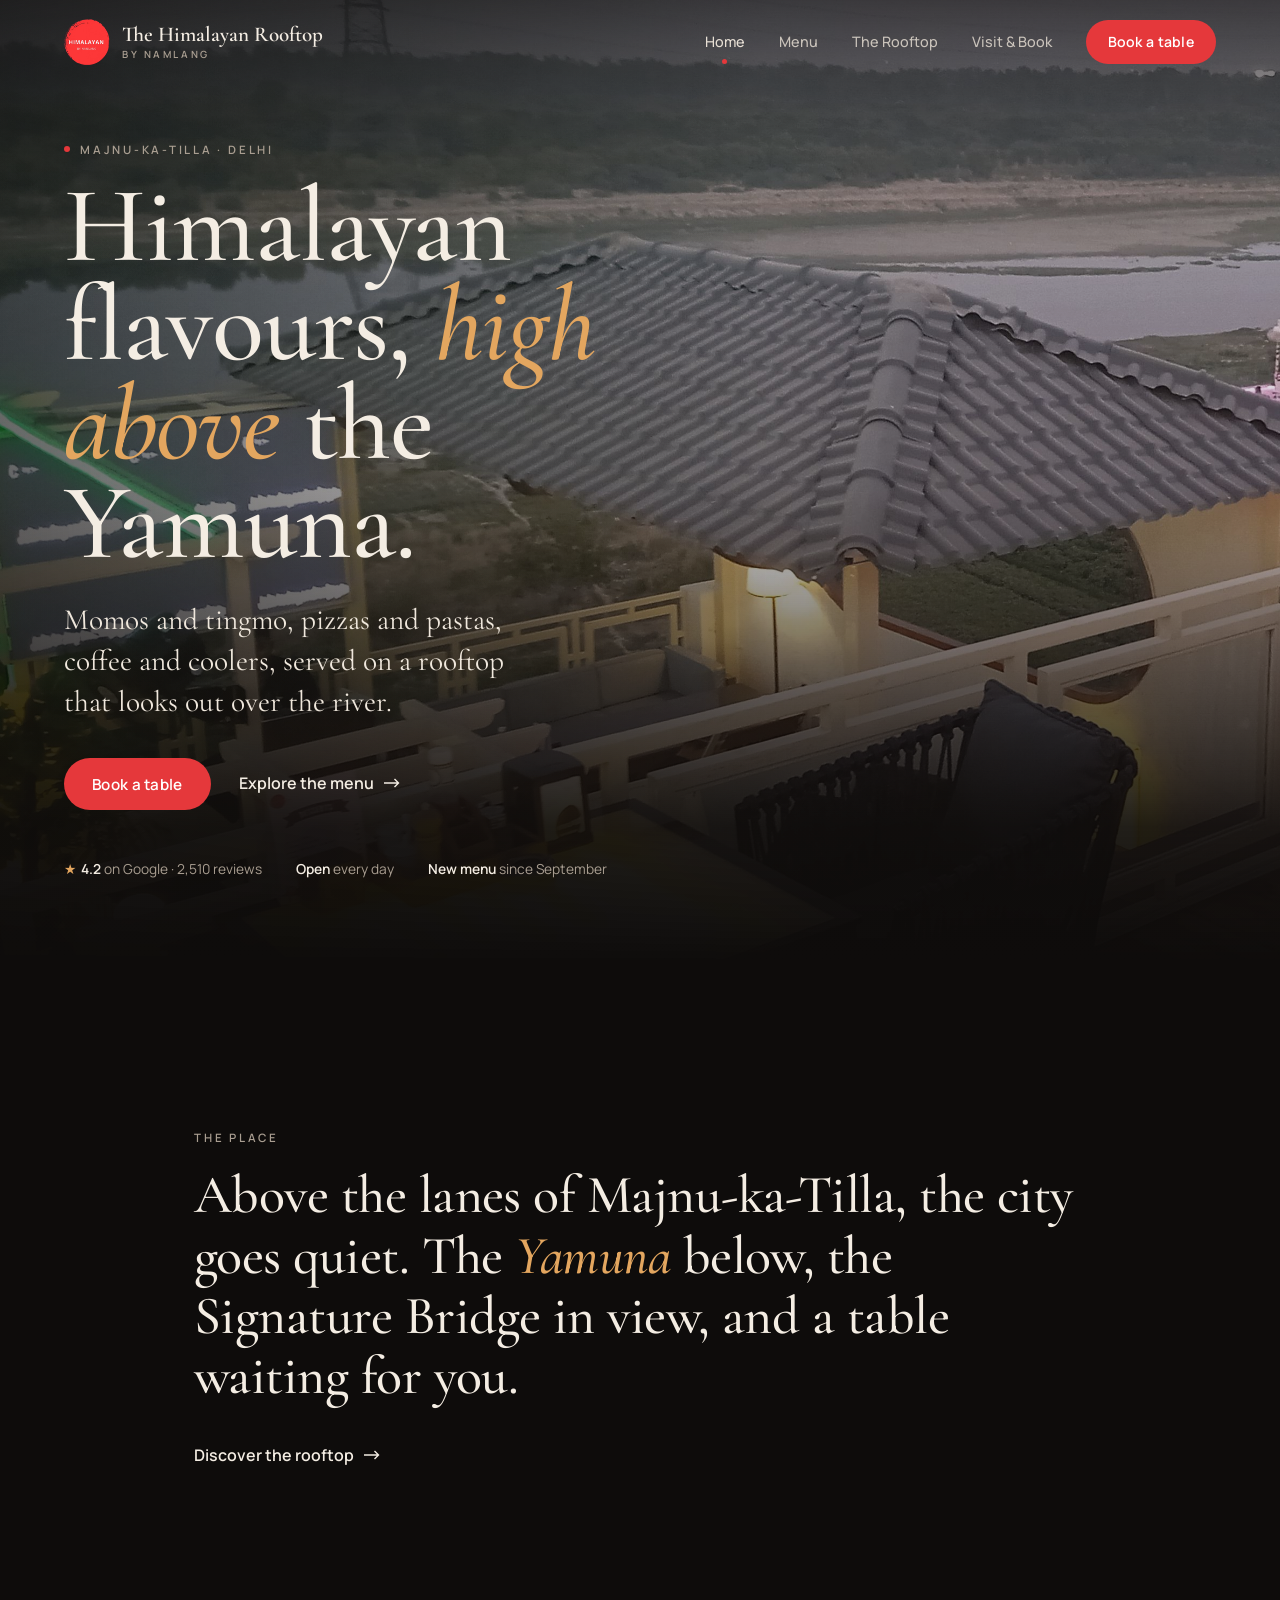
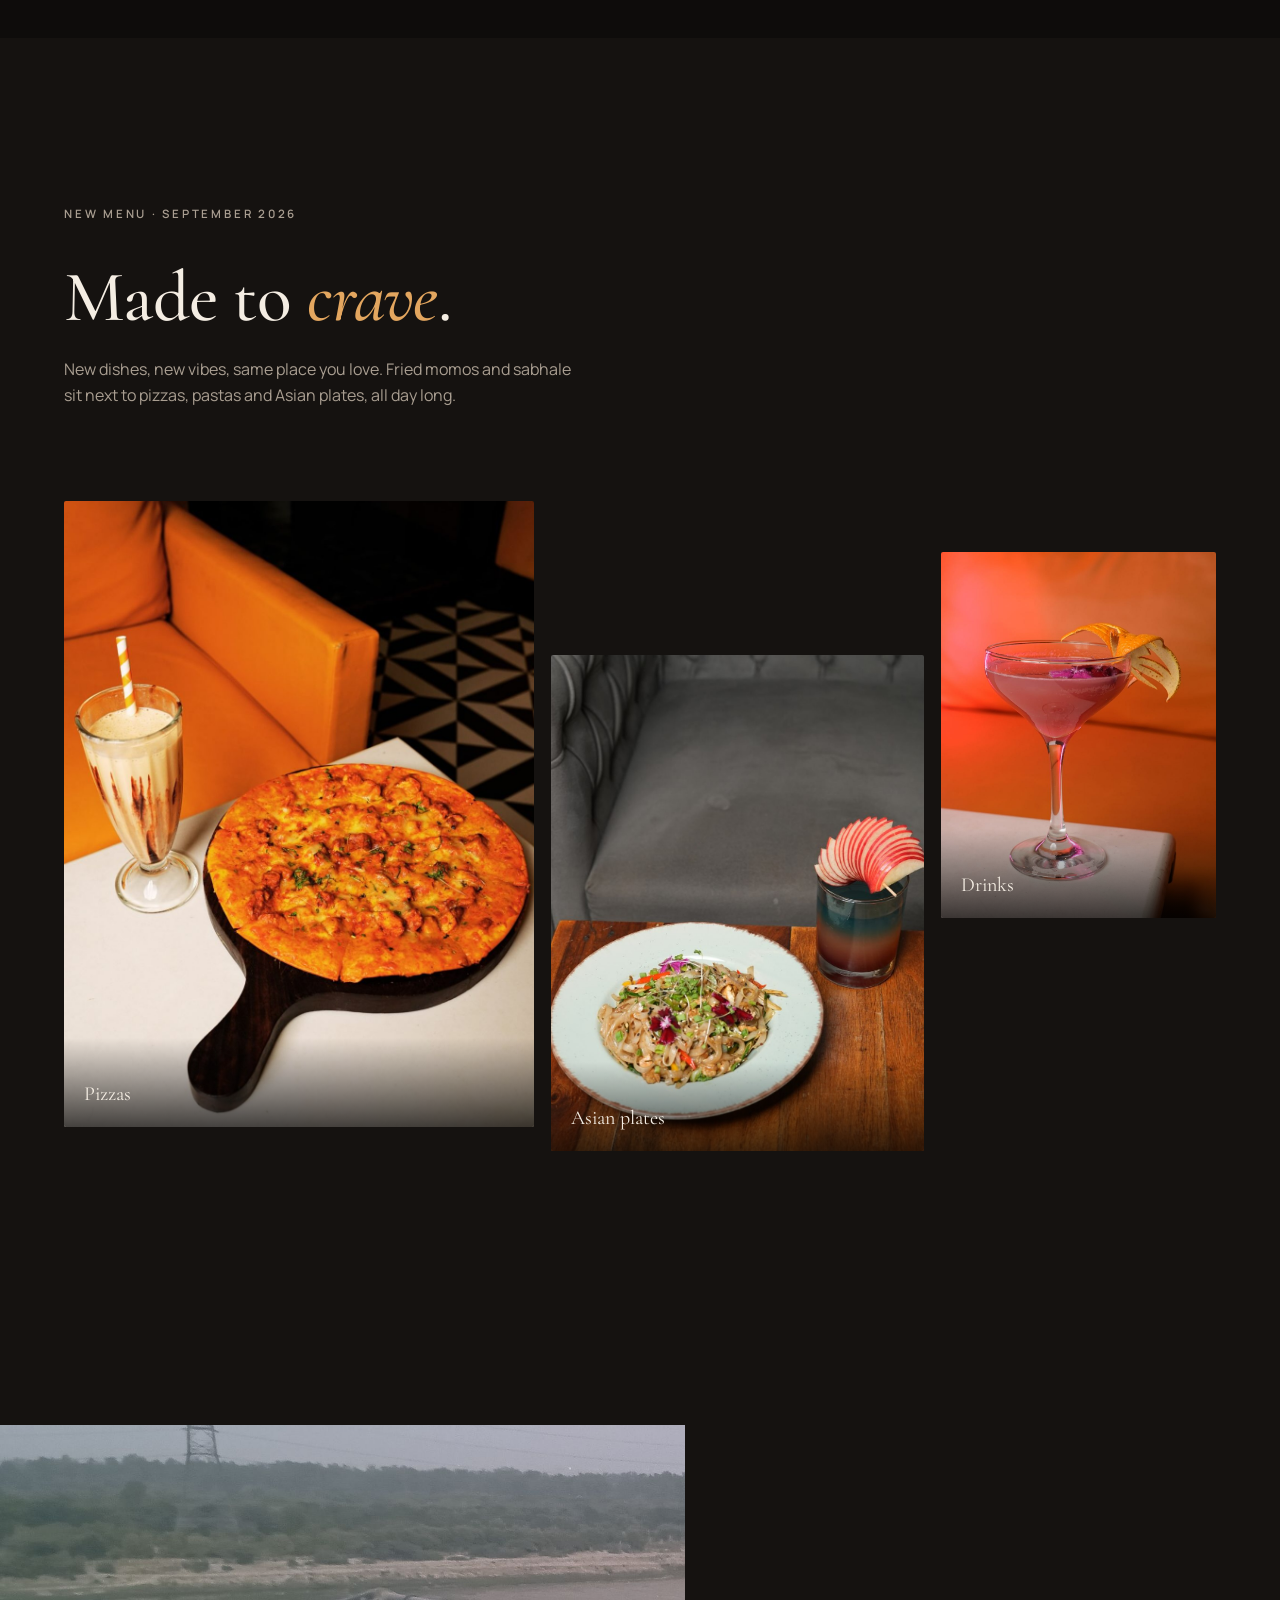
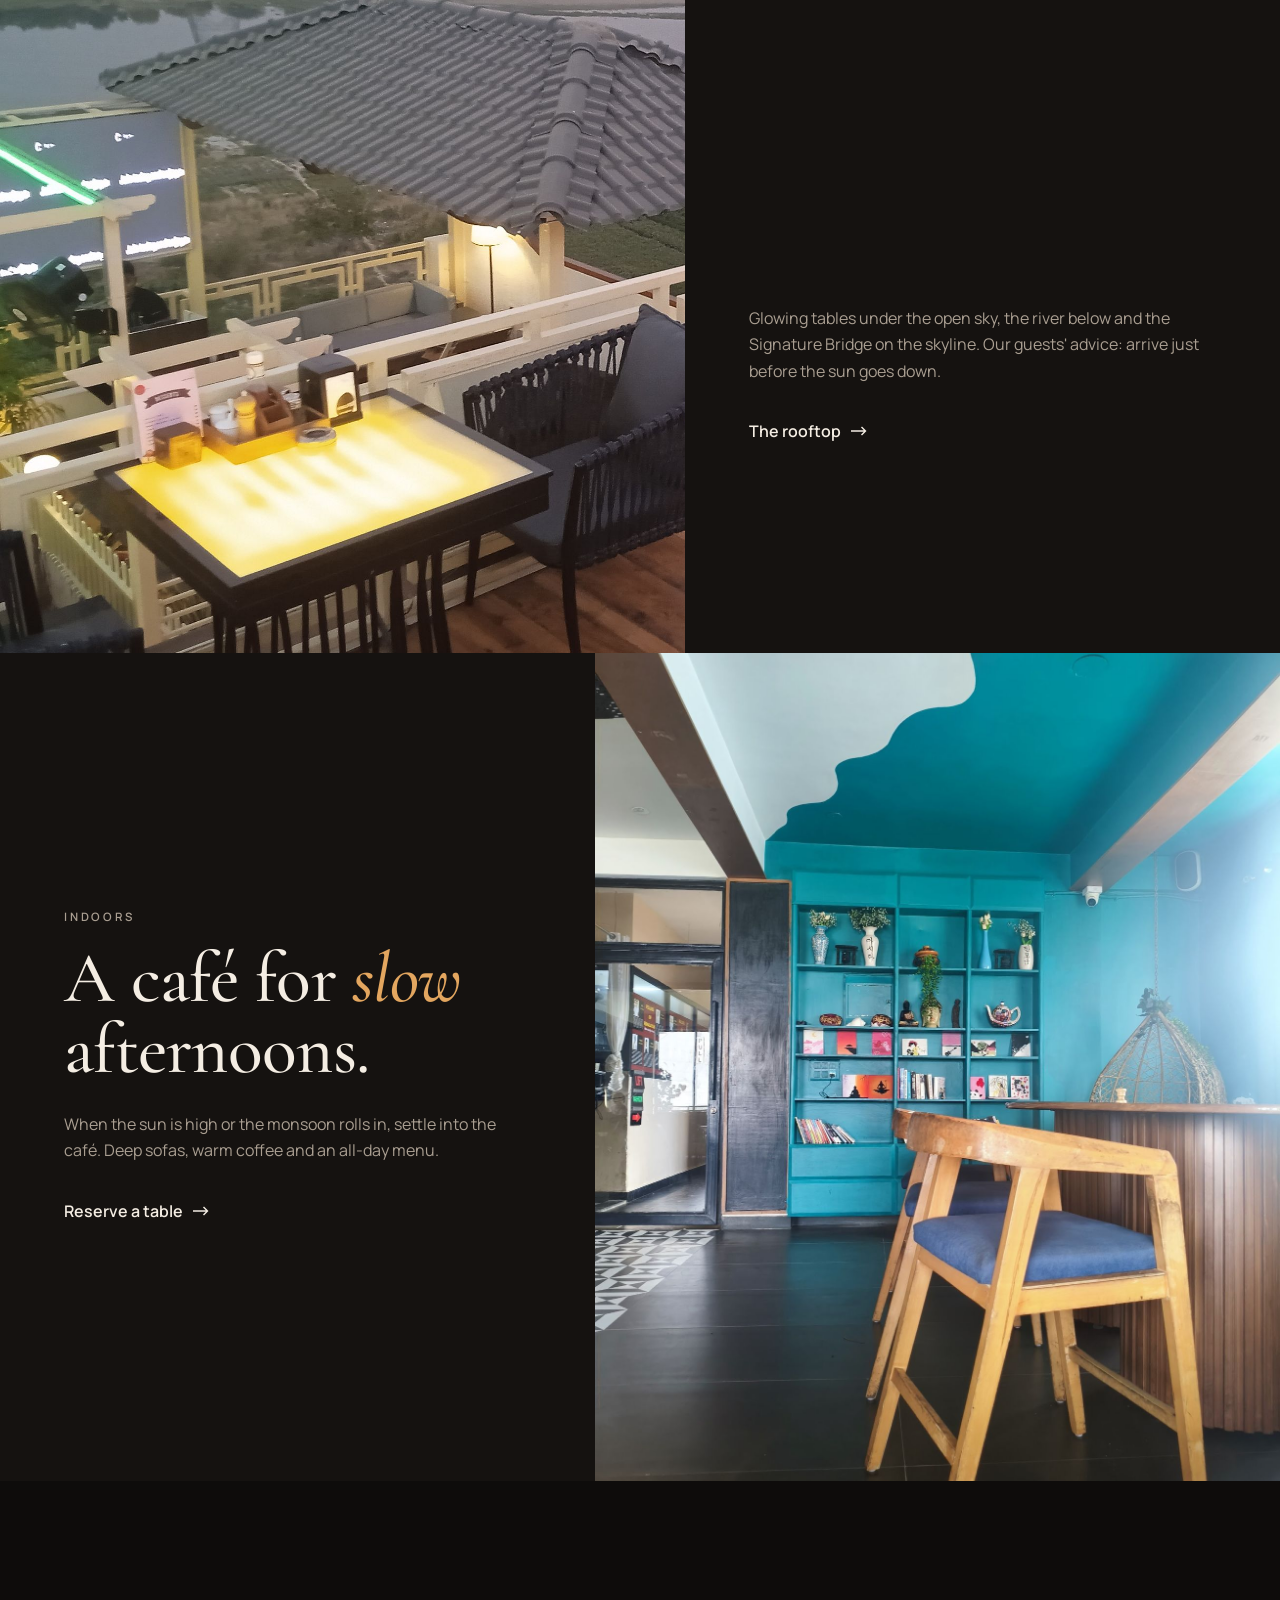
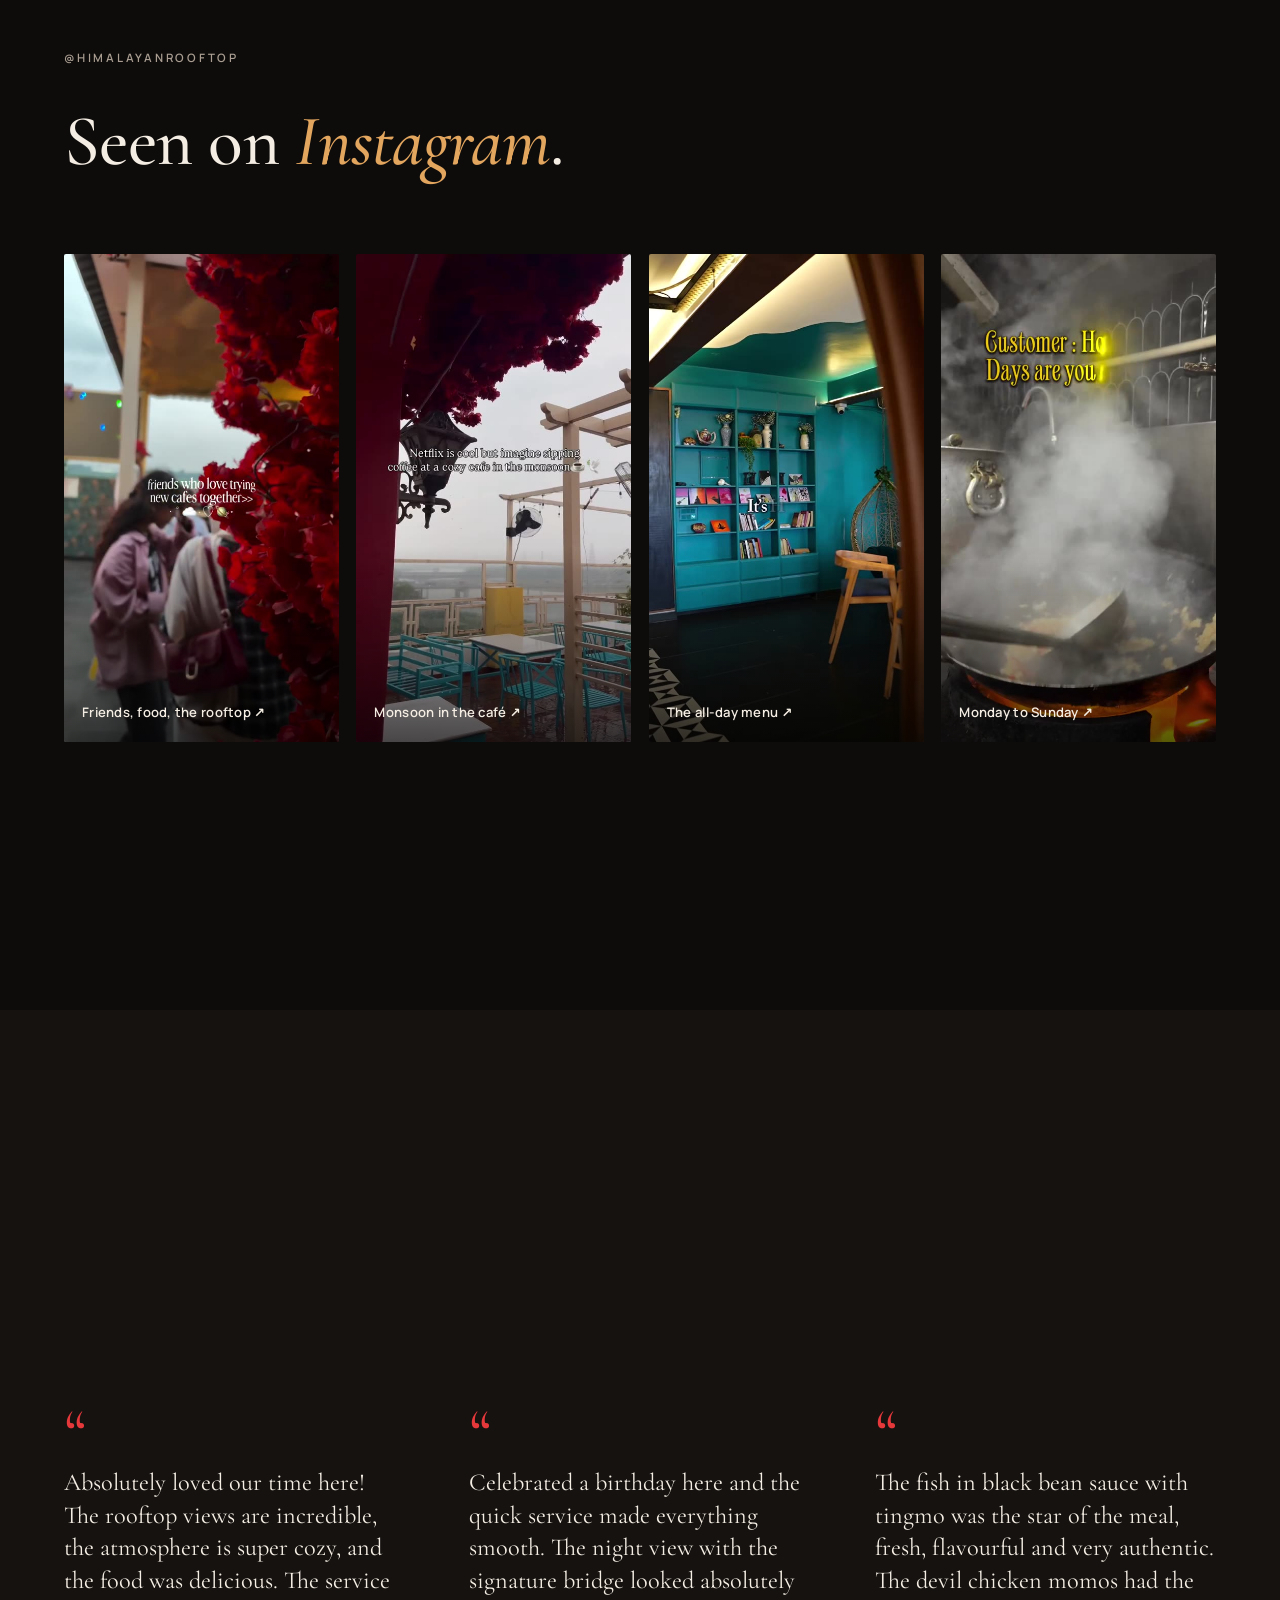
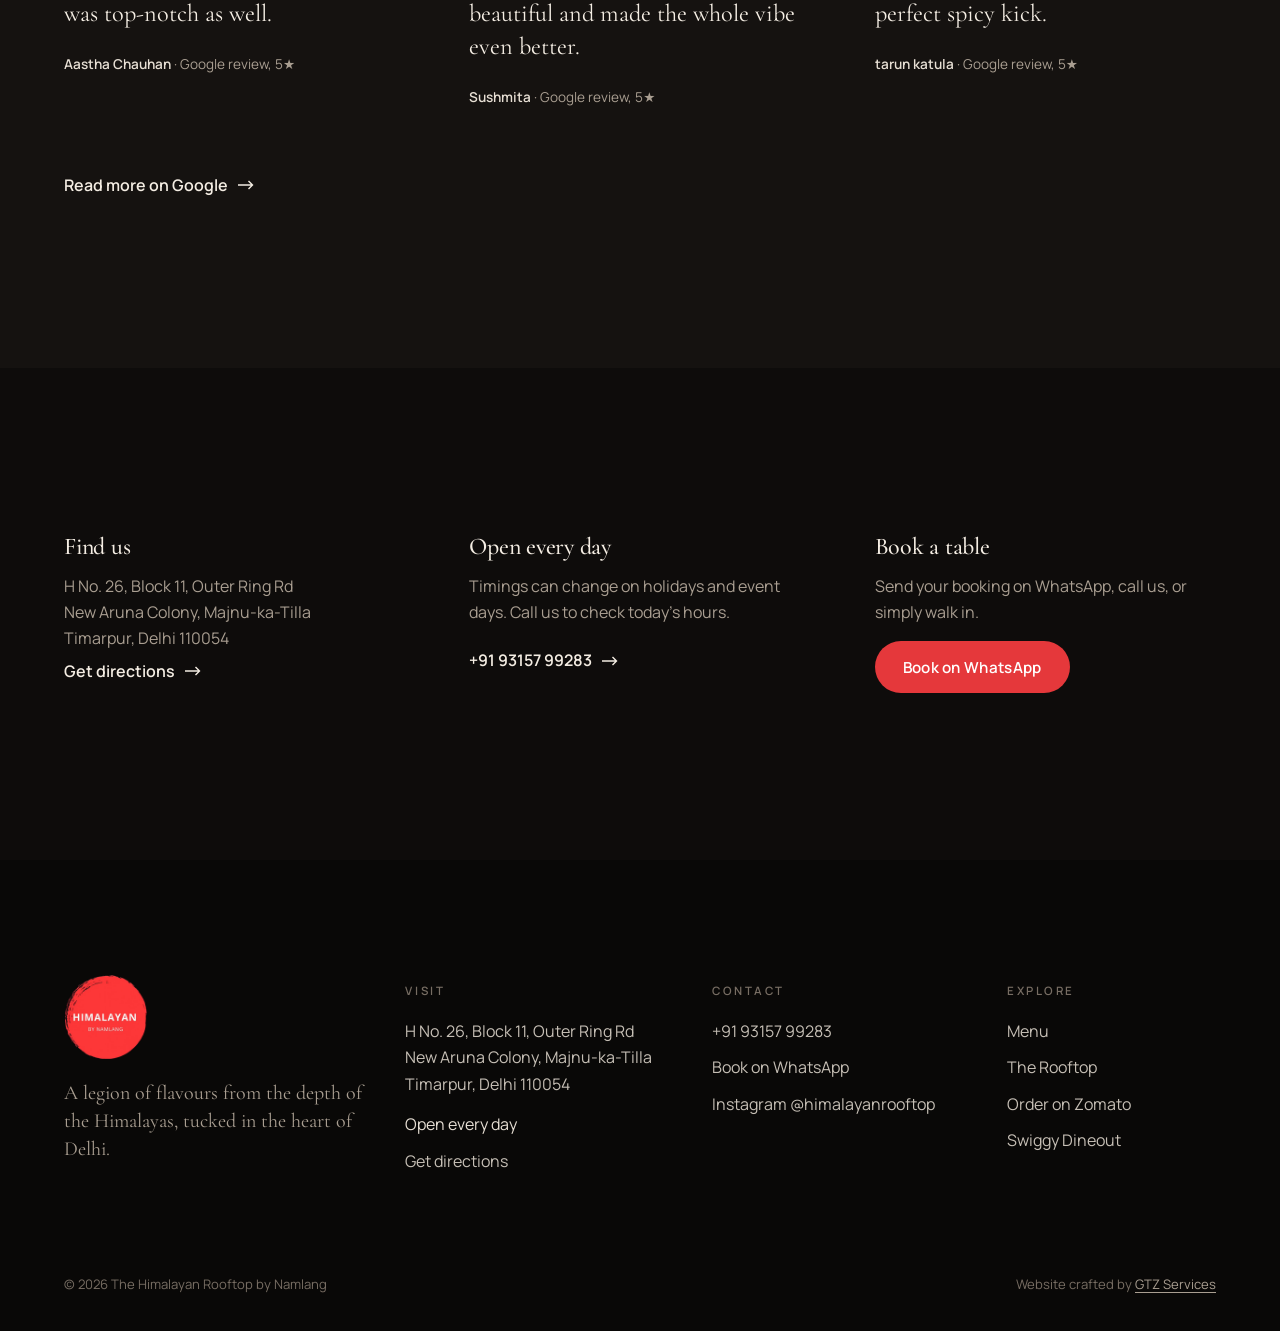
<file: index.html>
<!doctype html>
<html lang="en" class="no-js">
<head>
<meta charset="utf-8">
<meta name="viewport" content="width=device-width, initial-scale=1, viewport-fit=cover">
<title>The Himalayan Rooftop by Namlang · Rooftop restaurant & café in Majnu-ka-Tilla, Delhi</title>
<meta name="description" content="A rooftop restaurant and café in Majnu-ka-Tilla, Delhi. Momos, tingmo, pizzas and Asian plates with a view of the Yamuna. Open every day. Book a table on WhatsApp.">
<link rel="canonical" href="https://tenzinchoetso.github.io/himalayan-rooftop/">
<meta name="theme-color" content="#0e0c0b">
<meta property="og:type" content="restaurant">
<meta property="og:site_name" content="The Himalayan Rooftop by Namlang">
<meta property="og:title" content="The Himalayan Rooftop by Namlang · Rooftop restaurant & café in Majnu-ka-Tilla, Delhi">
<meta property="og:description" content="A rooftop restaurant and café in Majnu-ka-Tilla, Delhi. Momos, tingmo, pizzas and Asian plates with a view of the Yamuna. Open every day. Book a table on WhatsApp.">
<meta property="og:url" content="https://tenzinchoetso.github.io/himalayan-rooftop/">
<meta property="og:image" content="https://tenzinchoetso.github.io/himalayan-rooftop/images/rooftop-hero-sm.jpg">
<meta name="twitter:card" content="summary_large_image">
<link rel="icon" type="image/png" href="favicon-64.png">
<link rel="apple-touch-icon" href="apple-touch-icon.png">
<link rel="preconnect" href="https://fonts.googleapis.com">
<link rel="preconnect" href="https://fonts.gstatic.com" crossorigin>
<link href="https://fonts.googleapis.com/css2?family=Cormorant+Garamond:ital,wght@0,500;0,600;1,500&family=Manrope:wght@400;500;600;700&display=swap" rel="stylesheet">
<link rel="stylesheet" href="css/style.css?v=1">
<link rel="preload" as="image" href="images/rooftop-hero.jpg" imagesrcset="images/rooftop-hero-sm.jpg 1100w, images/rooftop-hero.jpg 2380w" imagesizes="100vw">
<script type="application/ld+json">{"@context": "https://schema.org", "@type": "Restaurant", "name": "The Himalayan Rooftop by Namlang", "alternateName": "Himalayan by Namlang", "url": "https://tenzinchoetso.github.io/himalayan-rooftop/", "image": "https://tenzinchoetso.github.io/himalayan-rooftop/images/rooftop-hero-sm.jpg", "logo": "https://tenzinchoetso.github.io/himalayan-rooftop/images/logo.png", "telephone": "+919315799283", "servesCuisine": ["Tibetan", "Chinese", "Continental", "Café"], "priceRange": "₹₹", "acceptsReservations": true, "address": {"@type": "PostalAddress", "streetAddress": "H No. 26, Block 11, Outer Ring Rd, New Aruna Colony, Majnu-ka-Tilla", "addressLocality": "Delhi", "postalCode": "110054", "addressRegion": "Delhi", "addressCountry": "IN"}, "geo": {"@type": "GeoCoordinates", "latitude": 28.7030342, "longitude": 77.2287502}, "hasMap": "https://www.google.com/maps/search/?api=1&query=THE+HIMALAYAN+ROOFTOP+by+namlang&query_place_id=ChIJ1V10i8_9DDkR0OL2ihaaRjg", "sameAs": ["https://www.instagram.com/himalayanrooftop/"]}</script>
<script>document.documentElement.classList.remove('no-js')</script>
</head>
<body>
<a class="skip" href="#main">Skip to content</a>
<header class="site-header">
  <div class="wrap">
    <a class="brand" href="index.html" aria-label="The Himalayan Rooftop by Namlang, home">
      <img src="images/logo-180.png" alt="" width="46" height="46">
      <span class="brand-name">The Himalayan Rooftop<small>by Namlang</small></span>
    </a>
    <nav class="nav" aria-label="Main">
      <a href="index.html" aria-current="page">Home</a>
      <a href="menu.html">Menu</a>
      <a href="rooftop.html">The Rooftop</a>
      <a href="visit.html">Visit &amp; Book</a>
      <a class="btn btn-red" href="visit.html#book">Book a table</a>
      <button class="menu-toggle" type="button" aria-label="Open menu" aria-expanded="false" aria-controls="mobile-nav"><span></span><span></span></button>
    </nav>
  </div>
</header>
<div class="mobile-nav" id="mobile-nav" aria-label="Menu">
  <a class="big" href="index.html" aria-current="page">Home</a>
  <a class="big" href="menu.html">Menu</a>
  <a class="big" href="rooftop.html">The Rooftop</a>
  <a class="big" href="visit.html">Visit &amp; Book</a>
  <div class="mn-foot">
    <p><a href="tel:+919315799283">+91 93157 99283</a><br>Majnu-ka-Tilla, Delhi · Open every day</p>
    <a class="btn btn-red" href="visit.html#book">Book a table</a>
  </div>
</div>

<main id="main">
  <section class="hero">
    <div class="hero-media">
      <img src="images/rooftop-hero.jpg" srcset="images/rooftop-hero-sm.jpg 1100w, images/rooftop-hero.jpg 2380w" sizes="100vw" alt="The Himalayan Rooftop at dusk: glowing tables, a tiled pavilion and the Yamuna beyond" fetchpriority="high">
    </div>
    <div class="wrap hero-content">
      <p class="eyebrow reveal"><span class="dot"></span>Majnu-ka-Tilla · Delhi</p>
      <h1 class="reveal d1">Himalayan flavours, <em>high above</em> the Yamuna.</h1>
      <p class="lede reveal d2">Momos and tingmo, pizzas and pastas, coffee and coolers, served on a rooftop that looks out over the river.</p>
      <div class="btn-row reveal d3">
        <a class="btn btn-red" href="visit.html#book">Book a table</a>
        <a class="link-arrow" href="menu.html">Explore the menu <svg width="16" height="10" viewBox="0 0 16 10" fill="none" aria-hidden="true"><path d="M0 5h14.5M10.5 1l4 4-4 4" stroke="currentColor" stroke-width="1.4"/></svg></a>
      </div>
      <div class="hero-facts reveal d3">
        <span><span class="stars" aria-hidden="true">★</span> <strong>4.2</strong> on Google · 2,510 reviews</span>
        <span><strong>Open</strong> every day</span>
        <span><strong>New menu</strong> since September</span>
      </div>
    </div>
  </section>

  <section class="section">
    <div class="wrap statement">
      <p class="eyebrow reveal">The place</p>
      <p class="display reveal d1">Above the lanes of Majnu-ka-Tilla, the city goes quiet. The <em>Yamuna</em> below, the Signature Bridge in view, and a table waiting for you.</p>
      <div class="btn-row reveal d2" style="margin-top:36px"><a class="link-arrow" href="rooftop.html">Discover the rooftop <svg width="16" height="10" viewBox="0 0 16 10" fill="none" aria-hidden="true"><path d="M0 5h14.5M10.5 1l4 4-4 4" stroke="currentColor" stroke-width="1.4"/></svg></a></div>
    </div>
  </section>

  <section class="section alt">
    <div class="wrap">
      <div class="section-head">
        <p class="eyebrow reveal">New menu · September 2026</p>
        <h2 class="reveal d1">Made to <em>crave</em>.</h2>
        <p class="muted reveal d2" style="max-width:52ch">New dishes, new vibes, same place you love. Fried momos and sabhale sit next to pizzas, pastas and Asian plates, all day long.</p>
      </div>
      <div class="mosaic">
        <figure class="m-a reveal"><img src="images/dish-pizza-shake.jpg" alt="Pizza on a wooden board with a milkshake" loading="lazy"><figcaption>Pizzas</figcaption></figure>
        <figure class="m-b reveal d1"><img src="images/dish-noodles.jpg" alt="Stir-fried noodles with a layered cooler" loading="lazy"><figcaption>Asian plates</figcaption></figure>
        <figure class="m-c reveal d2"><img src="images/dish-cocktail.jpg" alt="Pink drink in a coupe glass garnished with orange peel" loading="lazy"><figcaption>Drinks</figcaption></figure>
      </div>
      <div class="btn-row reveal" style="margin-top:56px"><a class="btn btn-cream" href="menu.html">See the menu</a><a class="link-arrow" href="https://www.zomato.com/ncr/himalayan-restaurant-majnu-ka-tila/order" target="_blank" rel="noopener">Order on Zomato <svg width="16" height="10" viewBox="0 0 16 10" fill="none" aria-hidden="true"><path d="M0 5h14.5M10.5 1l4 4-4 4" stroke="currentColor" stroke-width="1.4"/></svg></a></div>
    </div>
  </section>

  <section class="split">
    <div class="split-media"><img src="images/rooftop-tall.jpg" alt="Rooftop tables lit from within, overlooking the river at dusk" loading="lazy"></div>
    <div class="split-body">
      <p class="eyebrow reveal">The rooftop</p>
      <h2 class="reveal d1">Come for <em>sunset</em>. Stay for the lights.</h2>
      <p class="reveal d2">Glowing tables under the open sky, the river below and the Signature Bridge on the skyline. Our guests' advice: arrive just before the sun goes down.</p>
      <div class="btn-row reveal d3"><a class="link-arrow" href="rooftop.html">The rooftop <svg width="16" height="10" viewBox="0 0 16 10" fill="none" aria-hidden="true"><path d="M0 5h14.5M10.5 1l4 4-4 4" stroke="currentColor" stroke-width="1.4"/></svg></a></div>
    </div>
  </section>

  <section class="split reverse">
    <div class="split-media"><img src="images/cafe-corner.jpg" alt="The café corner with a teal wall, bookshelves and wooden bar stools" loading="lazy"></div>
    <div class="split-body">
      <p class="eyebrow reveal">Indoors</p>
      <h2 class="reveal d1">A café for <em>slow</em> afternoons.</h2>
      <p class="reveal d2">When the sun is high or the monsoon rolls in, settle into the café. Deep sofas, warm coffee and an all-day menu.</p>
      <div class="btn-row reveal d3"><a class="link-arrow" href="visit.html#book">Reserve a table <svg width="16" height="10" viewBox="0 0 16 10" fill="none" aria-hidden="true"><path d="M0 5h14.5M10.5 1l4 4-4 4" stroke="currentColor" stroke-width="1.4"/></svg></a></div>
    </div>
  </section>

  <section class="section">
    <div class="wrap">
      <div class="section-head">
        <p class="eyebrow reveal">@himalayanrooftop</p>
        <h2 class="reveal d1">Seen on <em>Instagram</em>.</h2>
      </div>
      <div class="reels">
      <div class="reel reveal d1">
        <video muted loop playsinline preload="none" poster="videos/DdZN3vHB5wB.jpg" data-src="videos/DdZN3vHB5wB.mp4" aria-label="Friends, food, the rooftop, Instagram reel"></video>
        <a href="https://www.instagram.com/himalayanrooftop/reel/DdZN3vHB5wB/" target="_blank" rel="noopener">Friends, food, the rooftop ↗</a>
      </div>
      <div class="reel reveal d2">
        <video muted loop playsinline preload="none" poster="videos/DdJps31u_Mj.jpg" data-src="videos/DdJps31u_Mj.mp4" aria-label="Monsoon in the café, Instagram reel"></video>
        <a href="https://www.instagram.com/himalayanrooftop/reel/DdJps31u_Mj/" target="_blank" rel="noopener">Monsoon in the café ↗</a>
      </div>
      <div class="reel reveal d3">
        <video muted loop playsinline preload="none" poster="videos/DdEUMxPMud4.jpg" data-src="videos/DdEUMxPMud4.mp4" aria-label="The all-day menu, Instagram reel"></video>
        <a href="https://www.instagram.com/himalayanrooftop/reel/DdEUMxPMud4/" target="_blank" rel="noopener">The all-day menu ↗</a>
      </div>
      <div class="reel reveal d1">
        <video muted loop playsinline preload="none" poster="videos/Dc8suP5Bidj.jpg" data-src="videos/Dc8suP5Bidj.mp4" aria-label="Monday to Sunday, Instagram reel"></video>
        <a href="https://www.instagram.com/himalayanrooftop/reel/Dc8suP5Bidj/" target="_blank" rel="noopener">Monday to Sunday ↗</a>
      </div>
      </div>
      <div class="btn-row reveal" style="margin-top:72px"><a class="link-arrow" href="https://www.instagram.com/himalayanrooftop/" target="_blank" rel="noopener">Follow @himalayanrooftop <svg width="16" height="10" viewBox="0 0 16 10" fill="none" aria-hidden="true"><path d="M0 5h14.5M10.5 1l4 4-4 4" stroke="currentColor" stroke-width="1.4"/></svg></a></div>
    </div>
  </section>

  <section class="section alt">
    <div class="wrap">
      <div class="section-head">
        <p class="eyebrow reveal">What guests say</p>
        <div class="rating-line reveal d1"><span class="big">4.2</span><span class="muted"><span class="stars">★★★★</span> from 2,510 Google reviews</span></div>
      </div>
      <div class="quotes">
      <figure class="quote reveal d1">
        <blockquote>Absolutely loved our time here! The rooftop views are incredible, the atmosphere is super cozy, and the food was delicious. The service was top-notch as well.</blockquote>
        <cite><strong>Aastha Chauhan</strong> · Google review, 5★</cite>
      </figure>
      <figure class="quote reveal d2">
        <blockquote>Celebrated a birthday here and the quick service made everything smooth. The night view with the signature bridge looked absolutely beautiful and made the whole vibe even better.</blockquote>
        <cite><strong>Sushmita</strong> · Google review, 5★</cite>
      </figure>
      <figure class="quote reveal d3">
        <blockquote>The fish in black bean sauce with tingmo was the star of the meal, fresh, flavourful and very authentic. The devil chicken momos had the perfect spicy kick.</blockquote>
        <cite><strong>tarun katula</strong> · Google review, 5★</cite>
      </figure>
      </div>
      <div class="btn-row reveal" style="margin-top:64px"><a class="link-arrow" href="https://www.google.com/maps/search/?api=1&query=THE+HIMALAYAN+ROOFTOP+by+namlang&query_place_id=ChIJ1V10i8_9DDkR0OL2ihaaRjg" target="_blank" rel="noopener">Read more on Google <svg width="16" height="10" viewBox="0 0 16 10" fill="none" aria-hidden="true"><path d="M0 5h14.5M10.5 1l4 4-4 4" stroke="currentColor" stroke-width="1.4"/></svg></a></div>
    </div>
  </section>

  <section class="section">
    <div class="wrap info-grid">
      <div class="reveal">
        <h3>Find us</h3>
        <address>H No. 26, Block 11, Outer Ring Rd<br>New Aruna Colony, Majnu-ka-Tilla<br>Timarpur, Delhi 110054</address>
        <a class="link-arrow" href="https://www.google.com/maps/dir/?api=1&destination=THE+HIMALAYAN+ROOFTOP+by+namlang&destination_place_id=ChIJ1V10i8_9DDkR0OL2ihaaRjg" target="_blank" rel="noopener">Get directions <svg width="16" height="10" viewBox="0 0 16 10" fill="none" aria-hidden="true"><path d="M0 5h14.5M10.5 1l4 4-4 4" stroke="currentColor" stroke-width="1.4"/></svg></a>
      </div>
      <div class="reveal d1">
        <h3>Open every day</h3>
        <p>Timings can change on holidays and event days. Call us to check today's hours.</p>
        <a class="link-arrow" href="tel:+919315799283">+91 93157 99283 <svg width="16" height="10" viewBox="0 0 16 10" fill="none" aria-hidden="true"><path d="M0 5h14.5M10.5 1l4 4-4 4" stroke="currentColor" stroke-width="1.4"/></svg></a>
      </div>
      <div class="reveal d2">
        <h3>Book a table</h3>
        <p>Send your booking on WhatsApp, call us, or simply walk in.</p>
        <a class="btn btn-red" href="visit.html#book">Book on WhatsApp</a>
      </div>
    </div>
  </section>
</main>
<footer class="site-footer">
  <div class="wrap">
    <div class="foot-top">
      <div class="foot-brand">
        <img src="images/logo-180.png" alt="Himalayan by Namlang logo" width="84" height="84" loading="lazy">
        <p>A legion of flavours from the depth of the Himalayas, tucked in the heart of Delhi.</p>
      </div>
      <div>
        <h4>Visit</h4>
        <address>H No. 26, Block 11, Outer Ring Rd<br>New Aruna Colony, Majnu-ka-Tilla<br>Timarpur, Delhi 110054</address>
        <ul style="margin-top:14px"><li>Open every day</li><li><a href="https://www.google.com/maps/dir/?api=1&destination=THE+HIMALAYAN+ROOFTOP+by+namlang&destination_place_id=ChIJ1V10i8_9DDkR0OL2ihaaRjg" target="_blank" rel="noopener">Get directions</a></li></ul>
      </div>
      <div>
        <h4>Contact</h4>
        <ul>
          <li><a href="tel:+919315799283">+91 93157 99283</a></li>
          <li><a href="visit.html#book">Book on WhatsApp</a></li>
          <li><a href="https://www.instagram.com/himalayanrooftop/" target="_blank" rel="noopener">Instagram @himalayanrooftop</a></li>
        </ul>
      </div>
      <div>
        <h4>Explore</h4>
        <ul>
          <li><a href="menu.html">Menu</a></li>
          <li><a href="rooftop.html">The Rooftop</a></li>
          <li><a href="https://www.zomato.com/ncr/himalayan-restaurant-majnu-ka-tila/order" target="_blank" rel="noopener">Order on Zomato</a></li>
          <li><a href="https://www.swiggy.com/restaurants/delhi/majnu-ka-tila/the-himalayan-by-namlang-912485/dineout" target="_blank" rel="noopener">Swiggy Dineout</a></li>
        </ul>
      </div>
    </div>
    <div class="foot-bottom">
      <span>© 2026 The Himalayan Rooftop by Namlang</span>
      <span class="credit">Website crafted by <a href="https://gtzservices.pages.dev/" target="_blank" rel="noopener">GTZ Services</a></span>
    </div>
  </div>
</footer>
<div class="action-bar" aria-label="Quick actions">
  <a class="btn btn-dark" href="tel:+919315799283">Call</a>
  <a class="btn btn-red" href="visit.html#book">Book a table</a>
</div>
<script src="js/main.js?v=1" defer></script>
</body>
</html>
</file>
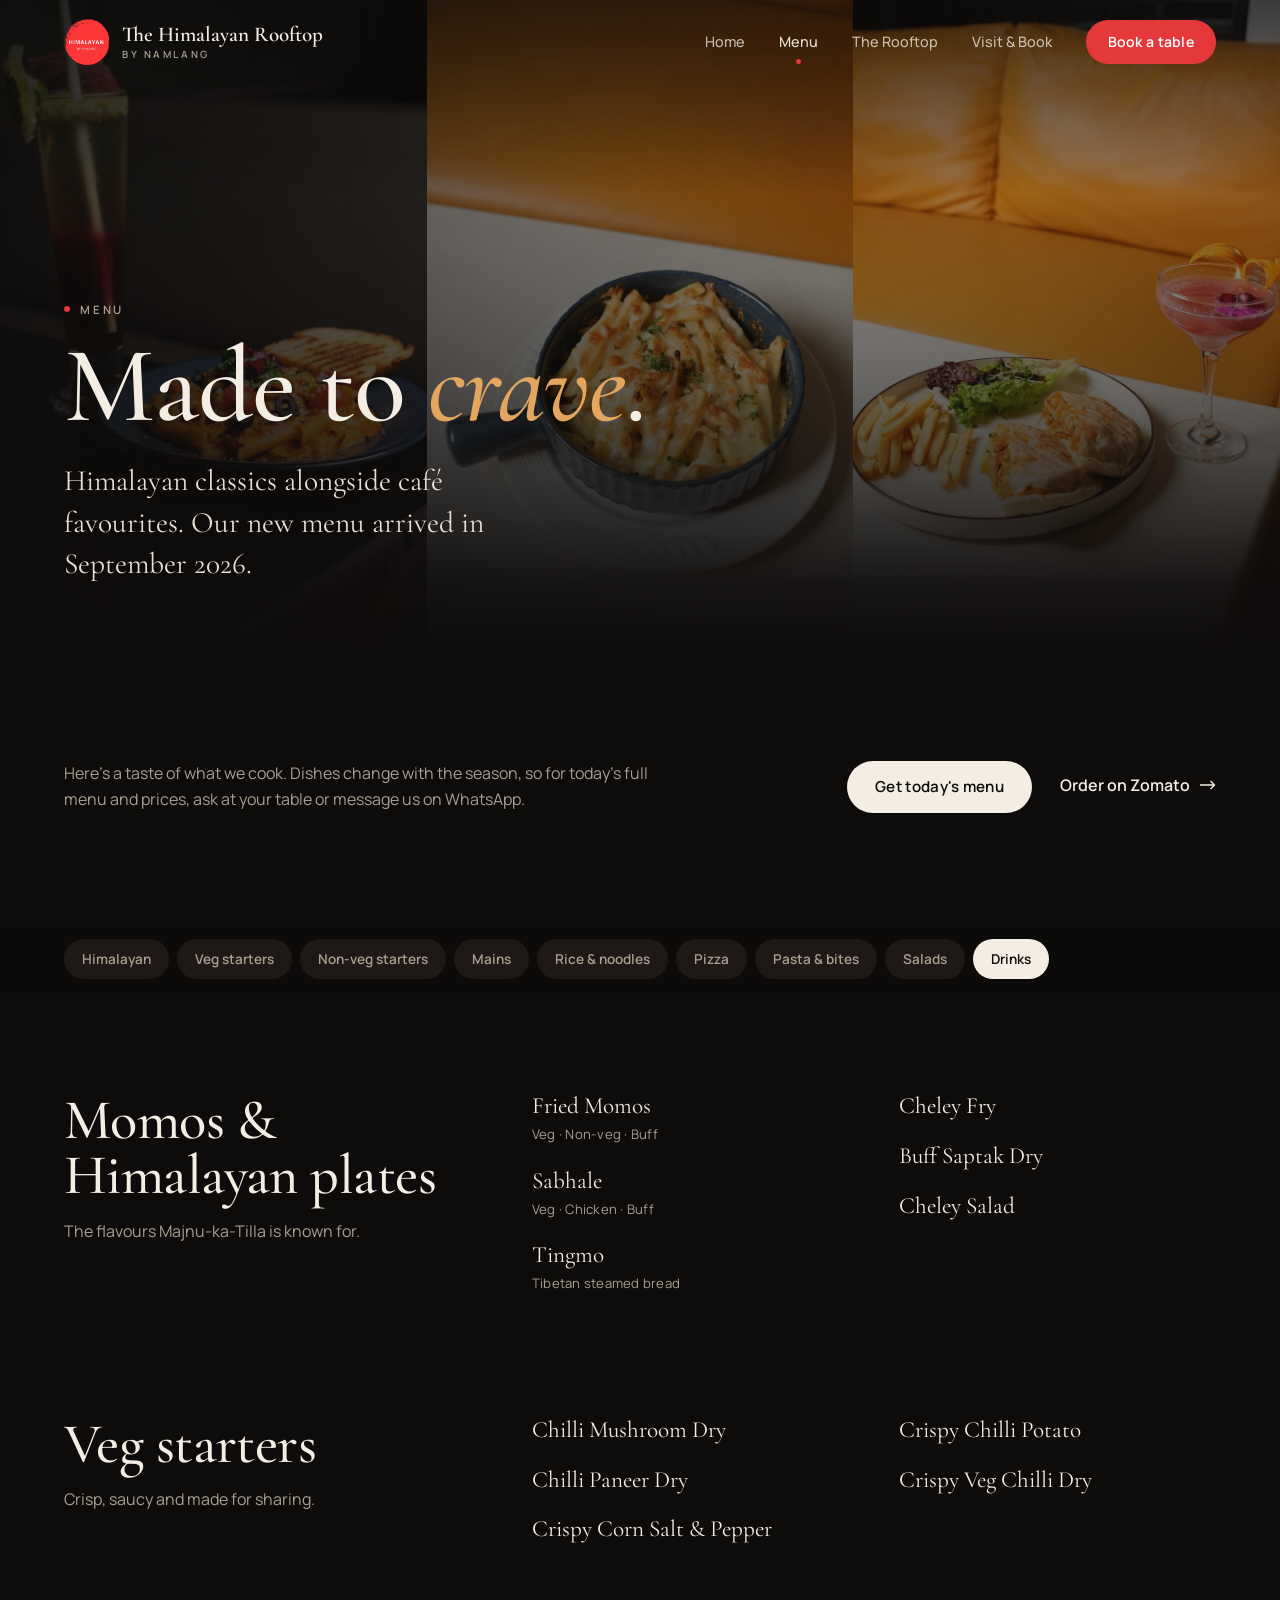
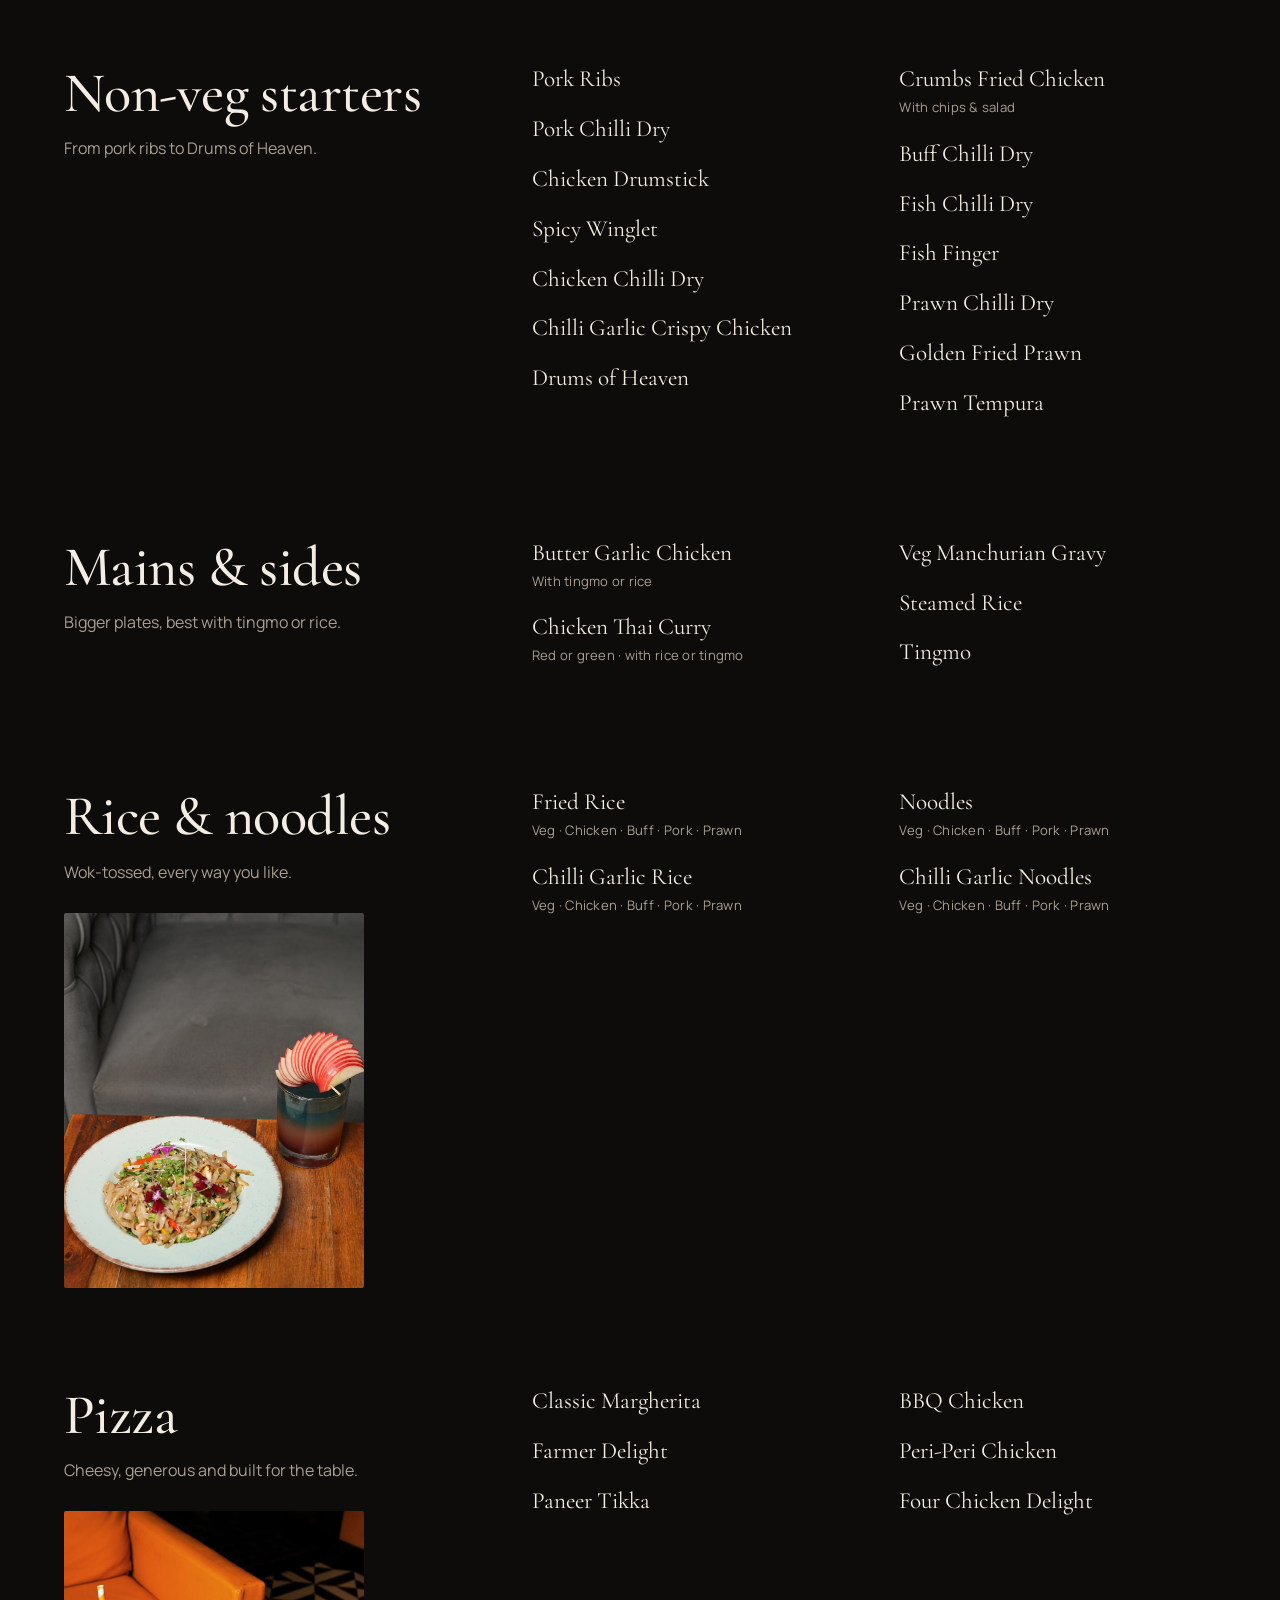
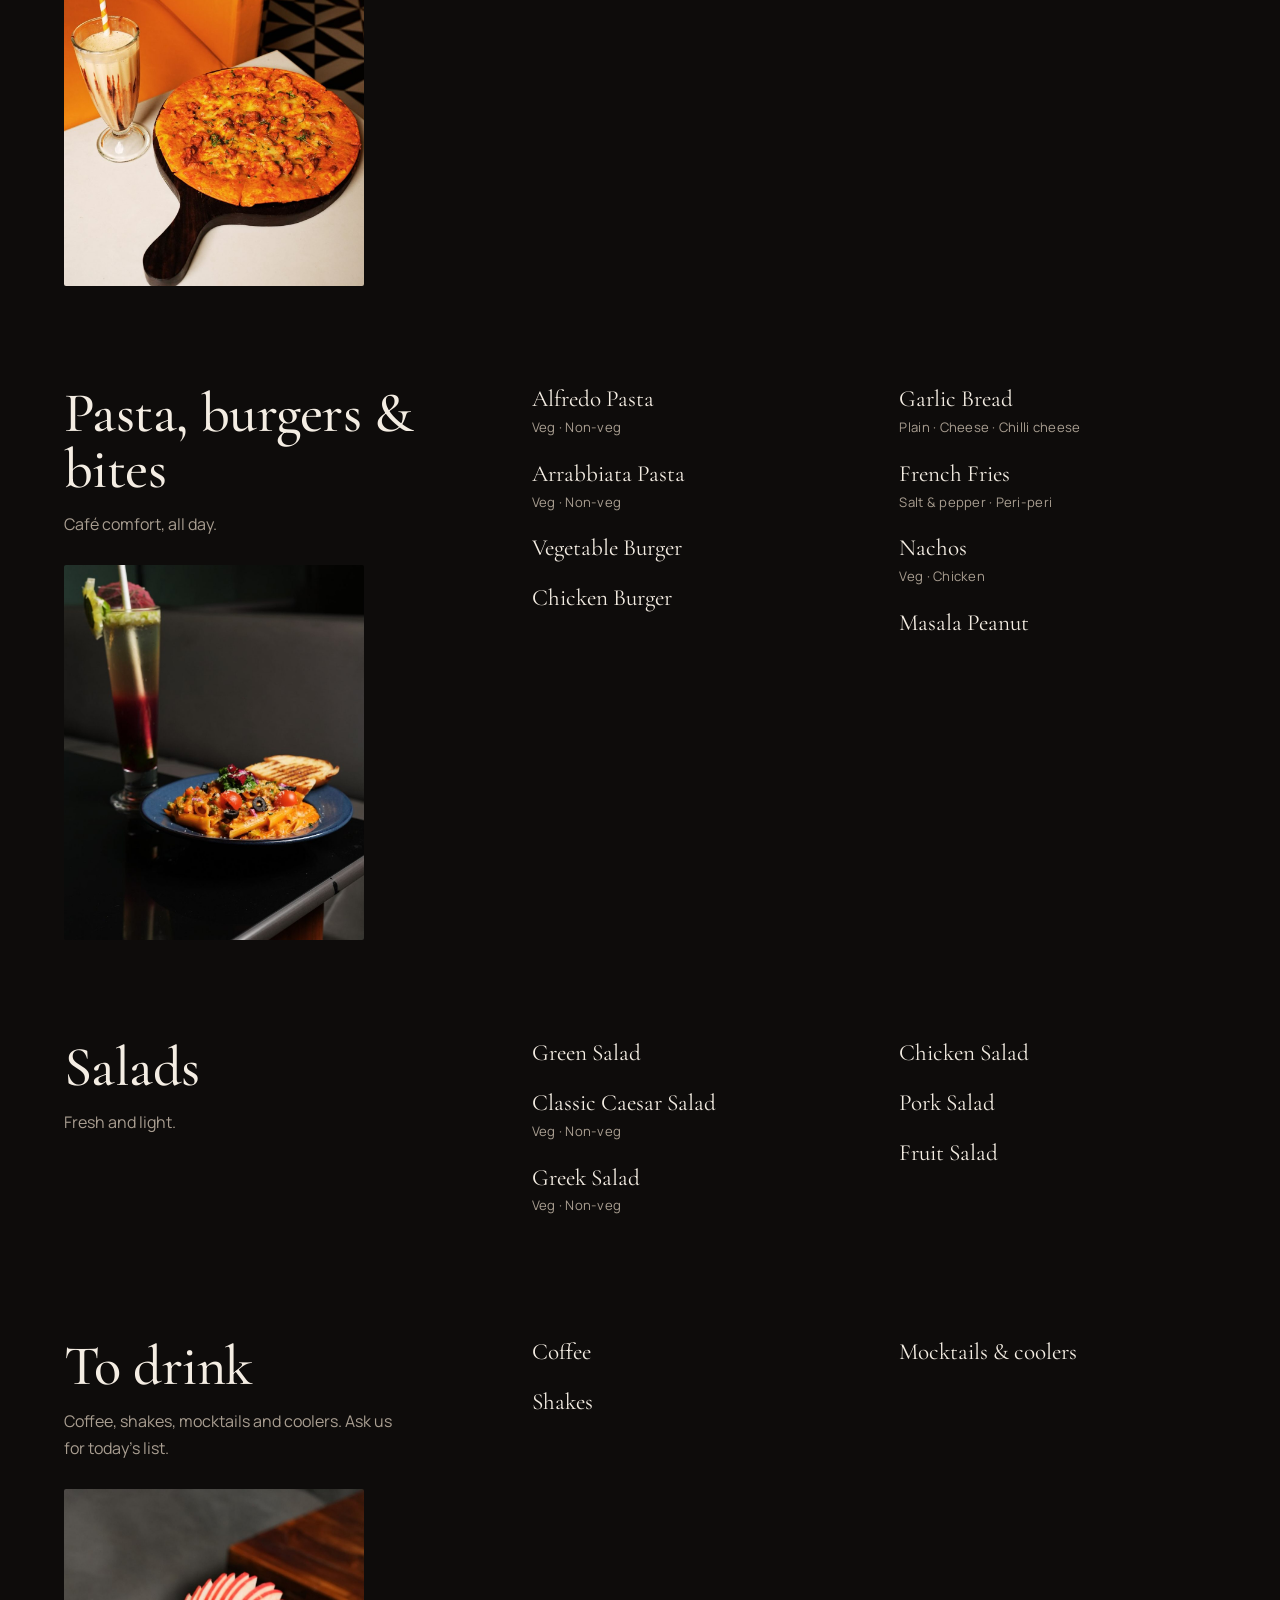
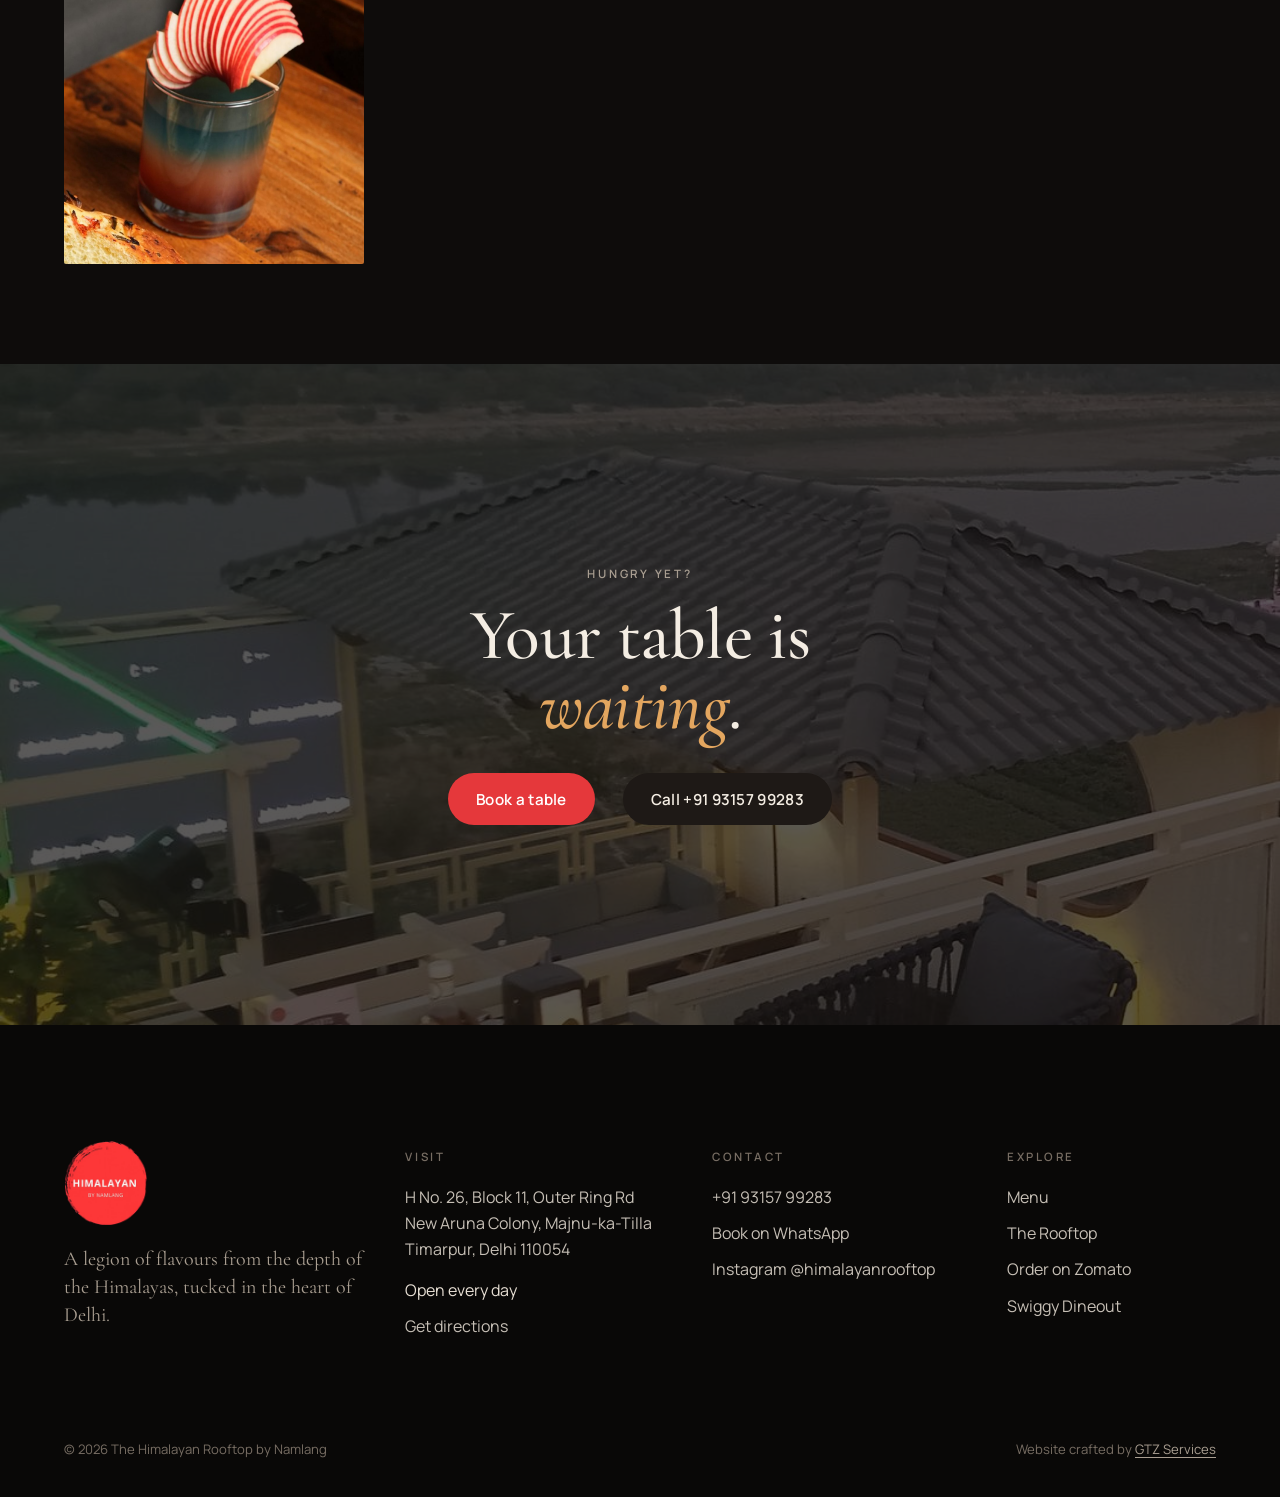
<file: menu.html>
<!doctype html>
<html lang="en" class="no-js">
<head>
<meta charset="utf-8">
<meta name="viewport" content="width=device-width, initial-scale=1, viewport-fit=cover">
<title>Menu · The Himalayan Rooftop by Namlang, Majnu-ka-Tilla</title>
<meta name="description" content="Momos, sabhale and tingmo, wok-tossed rice and noodles, pizzas, pastas, salads, coffee and coolers at The Himalayan Rooftop in Majnu-ka-Tilla, Delhi.">
<link rel="canonical" href="https://tenzinchoetso.github.io/himalayan-rooftop/menu.html">
<meta name="theme-color" content="#0e0c0b">
<meta property="og:type" content="restaurant">
<meta property="og:site_name" content="The Himalayan Rooftop by Namlang">
<meta property="og:title" content="Menu · The Himalayan Rooftop by Namlang, Majnu-ka-Tilla">
<meta property="og:description" content="Momos, sabhale and tingmo, wok-tossed rice and noodles, pizzas, pastas, salads, coffee and coolers at The Himalayan Rooftop in Majnu-ka-Tilla, Delhi.">
<meta property="og:url" content="https://tenzinchoetso.github.io/himalayan-rooftop/menu.html">
<meta property="og:image" content="https://tenzinchoetso.github.io/himalayan-rooftop/images/dish-pizza-shake.jpg">
<meta name="twitter:card" content="summary_large_image">
<link rel="icon" type="image/png" href="favicon-64.png">
<link rel="apple-touch-icon" href="apple-touch-icon.png">
<link rel="preconnect" href="https://fonts.googleapis.com">
<link rel="preconnect" href="https://fonts.gstatic.com" crossorigin>
<link href="https://fonts.googleapis.com/css2?family=Cormorant+Garamond:ital,wght@0,500;0,600;1,500&family=Manrope:wght@400;500;600;700&display=swap" rel="stylesheet">
<link rel="stylesheet" href="css/style.css?v=1">

<script>document.documentElement.classList.remove('no-js')</script>
</head>
<body>
<a class="skip" href="#main">Skip to content</a>
<header class="site-header">
  <div class="wrap">
    <a class="brand" href="index.html" aria-label="The Himalayan Rooftop by Namlang, home">
      <img src="images/logo-180.png" alt="" width="46" height="46">
      <span class="brand-name">The Himalayan Rooftop<small>by Namlang</small></span>
    </a>
    <nav class="nav" aria-label="Main">
      <a href="index.html">Home</a>
      <a href="menu.html" aria-current="page">Menu</a>
      <a href="rooftop.html">The Rooftop</a>
      <a href="visit.html">Visit &amp; Book</a>
      <a class="btn btn-red" href="visit.html#book">Book a table</a>
      <button class="menu-toggle" type="button" aria-label="Open menu" aria-expanded="false" aria-controls="mobile-nav"><span></span><span></span></button>
    </nav>
  </div>
</header>
<div class="mobile-nav" id="mobile-nav" aria-label="Menu">
  <a class="big" href="index.html">Home</a>
  <a class="big" href="menu.html" aria-current="page">Menu</a>
  <a class="big" href="rooftop.html">The Rooftop</a>
  <a class="big" href="visit.html">Visit &amp; Book</a>
  <div class="mn-foot">
    <p><a href="tel:+919315799283">+91 93157 99283</a><br>Majnu-ka-Tilla, Delhi · Open every day</p>
    <a class="btn btn-red" href="visit.html#book">Book a table</a>
  </div>
</div>

<main id="main">
  <section class="page-hero">
    <div class="hero-media tri">
      <img src="images/dish-penne.jpg" alt="Penne with a toasted sandwich and a layered drink">
      <img src="images/dish-baked-pasta.jpg" alt="Baked pasta in a skillet">
      <img src="images/dish-wrap-sofa.jpg" alt="Wrap with fries and a pink cocktail glass on a white table">
    </div>
    <div class="wrap hero-content">
      <p class="eyebrow reveal"><span class="dot"></span>Menu</p>
      <h1 class="reveal d1">Made to <em>crave</em>.</h1>
      <p class="lede reveal d2" style="max-width:36ch">Himalayan classics alongside café favourites. Our new menu arrived in September 2026.</p>
    </div>
  </section>

  <section class="section tight">
    <div class="wrap menu-note">
      <p class="reveal">Here's a taste of what we cook. Dishes change with the season, so for today's full menu and prices, ask at your table or message us on WhatsApp.</p>
      <div class="btn-row reveal d1">
        <a class="btn btn-cream" href="https://wa.me/919315799283?text=Hi%20Himalayan%20Rooftop!%20Could%20you%20send%20me%20today%27s%20menu%20with%20prices%3F" target="_blank" rel="noopener">Get today's menu</a>
        <a class="link-arrow" href="https://www.zomato.com/ncr/himalayan-restaurant-majnu-ka-tila/order" target="_blank" rel="noopener">Order on Zomato <svg width="16" height="10" viewBox="0 0 16 10" fill="none" aria-hidden="true"><path d="M0 5h14.5M10.5 1l4 4-4 4" stroke="currentColor" stroke-width="1.4"/></svg></a>
      </div>
    </div>
  </section>

  <nav class="menu-nav" aria-label="Menu sections">
    <div class="wrap">
      <a href="#himalayan">Himalayan</a><a href="#veg-starters">Veg starters</a><a href="#non-veg-starters">Non-veg starters</a><a href="#mains">Mains</a><a href="#rice-noodles">Rice &amp; noodles</a><a href="#pizza">Pizza</a><a href="#pasta-bites">Pasta &amp; bites</a><a href="#salads">Salads</a><a href="#drinks">Drinks</a>
    </div>
  </nav>

  <div class="wrap">
    <section class="menu-cat" id="himalayan">
      <div class="menu-cat-head reveal">
        <h2>Momos &amp; Himalayan plates</h2>
        <p>The flavours Majnu-ka-Tilla is known for.</p>
      </div>
      <ul class="dishes reveal d1">
          <li><span class="d-name">Fried Momos</span><span class="d-opt">Veg · Non-veg · Buff</span></li>
          <li><span class="d-name">Sabhale</span><span class="d-opt">Veg · Chicken · Buff</span></li>
          <li><span class="d-name">Tingmo</span><span class="d-opt">Tibetan steamed bread</span></li>
          <li><span class="d-name">Cheley Fry</span></li>
          <li><span class="d-name">Buff Saptak Dry</span></li>
          <li><span class="d-name">Cheley Salad</span></li>
      </ul>
    </section>
    <section class="menu-cat" id="veg-starters">
      <div class="menu-cat-head reveal">
        <h2>Veg starters</h2>
        <p>Crisp, saucy and made for sharing.</p>
      </div>
      <ul class="dishes reveal d1">
          <li><span class="d-name">Chilli Mushroom Dry</span></li>
          <li><span class="d-name">Chilli Paneer Dry</span></li>
          <li><span class="d-name">Crispy Corn Salt &amp; Pepper</span></li>
          <li><span class="d-name">Crispy Chilli Potato</span></li>
          <li><span class="d-name">Crispy Veg Chilli Dry</span></li>
      </ul>
    </section>
    <section class="menu-cat" id="non-veg-starters">
      <div class="menu-cat-head reveal">
        <h2>Non-veg starters</h2>
        <p>From pork ribs to Drums of Heaven.</p>
      </div>
      <ul class="dishes reveal d1">
          <li><span class="d-name">Pork Ribs</span></li>
          <li><span class="d-name">Pork Chilli Dry</span></li>
          <li><span class="d-name">Chicken Drumstick</span></li>
          <li><span class="d-name">Spicy Winglet</span></li>
          <li><span class="d-name">Chicken Chilli Dry</span></li>
          <li><span class="d-name">Chilli Garlic Crispy Chicken</span></li>
          <li><span class="d-name">Drums of Heaven</span></li>
          <li><span class="d-name">Crumbs Fried Chicken</span><span class="d-opt">With chips &amp; salad</span></li>
          <li><span class="d-name">Buff Chilli Dry</span></li>
          <li><span class="d-name">Fish Chilli Dry</span></li>
          <li><span class="d-name">Fish Finger</span></li>
          <li><span class="d-name">Prawn Chilli Dry</span></li>
          <li><span class="d-name">Golden Fried Prawn</span></li>
          <li><span class="d-name">Prawn Tempura</span></li>
      </ul>
    </section>
    <section class="menu-cat" id="mains">
      <div class="menu-cat-head reveal">
        <h2>Mains &amp; sides</h2>
        <p>Bigger plates, best with tingmo or rice.</p>
      </div>
      <ul class="dishes reveal d1">
          <li><span class="d-name">Butter Garlic Chicken</span><span class="d-opt">With tingmo or rice</span></li>
          <li><span class="d-name">Chicken Thai Curry</span><span class="d-opt">Red or green · with rice or tingmo</span></li>
          <li><span class="d-name">Veg Manchurian Gravy</span></li>
          <li><span class="d-name">Steamed Rice</span></li>
          <li><span class="d-name">Tingmo</span></li>
      </ul>
    </section>
    <section class="menu-cat" id="rice-noodles">
      <div class="menu-cat-head reveal">
        <h2>Rice &amp; noodles</h2>
        <p>Wok-tossed, every way you like.</p>
        <figure><img src="images/dish-noodles.jpg" alt="" loading="lazy"></figure>
      </div>
      <ul class="dishes reveal d1">
          <li><span class="d-name">Fried Rice</span><span class="d-opt">Veg · Chicken · Buff · Pork · Prawn</span></li>
          <li><span class="d-name">Chilli Garlic Rice</span><span class="d-opt">Veg · Chicken · Buff · Pork · Prawn</span></li>
          <li><span class="d-name">Noodles</span><span class="d-opt">Veg · Chicken · Buff · Pork · Prawn</span></li>
          <li><span class="d-name">Chilli Garlic Noodles</span><span class="d-opt">Veg · Chicken · Buff · Pork · Prawn</span></li>
      </ul>
    </section>
    <section class="menu-cat" id="pizza">
      <div class="menu-cat-head reveal">
        <h2>Pizza</h2>
        <p>Cheesy, generous and built for the table.</p>
        <figure><img src="images/dish-pizza-shake.jpg" alt="" loading="lazy"></figure>
      </div>
      <ul class="dishes reveal d1">
          <li><span class="d-name">Classic Margherita</span></li>
          <li><span class="d-name">Farmer Delight</span></li>
          <li><span class="d-name">Paneer Tikka</span></li>
          <li><span class="d-name">BBQ Chicken</span></li>
          <li><span class="d-name">Peri-Peri Chicken</span></li>
          <li><span class="d-name">Four Chicken Delight</span></li>
      </ul>
    </section>
    <section class="menu-cat" id="pasta-bites">
      <div class="menu-cat-head reveal">
        <h2>Pasta, burgers &amp; bites</h2>
        <p>Café comfort, all day.</p>
        <figure><img src="images/dish-penne.jpg" alt="" loading="lazy"></figure>
      </div>
      <ul class="dishes reveal d1">
          <li><span class="d-name">Alfredo Pasta</span><span class="d-opt">Veg · Non-veg</span></li>
          <li><span class="d-name">Arrabbiata Pasta</span><span class="d-opt">Veg · Non-veg</span></li>
          <li><span class="d-name">Vegetable Burger</span></li>
          <li><span class="d-name">Chicken Burger</span></li>
          <li><span class="d-name">Garlic Bread</span><span class="d-opt">Plain · Cheese · Chilli cheese</span></li>
          <li><span class="d-name">French Fries</span><span class="d-opt">Salt &amp; pepper · Peri-peri</span></li>
          <li><span class="d-name">Nachos</span><span class="d-opt">Veg · Chicken</span></li>
          <li><span class="d-name">Masala Peanut</span></li>
      </ul>
    </section>
    <section class="menu-cat" id="salads">
      <div class="menu-cat-head reveal">
        <h2>Salads</h2>
        <p>Fresh and light.</p>
      </div>
      <ul class="dishes reveal d1">
          <li><span class="d-name">Green Salad</span></li>
          <li><span class="d-name">Classic Caesar Salad</span><span class="d-opt">Veg · Non-veg</span></li>
          <li><span class="d-name">Greek Salad</span><span class="d-opt">Veg · Non-veg</span></li>
          <li><span class="d-name">Chicken Salad</span></li>
          <li><span class="d-name">Pork Salad</span></li>
          <li><span class="d-name">Fruit Salad</span></li>
      </ul>
    </section>
    <section class="menu-cat" id="drinks">
      <div class="menu-cat-head reveal">
        <h2>To drink</h2>
        <p>Coffee, shakes, mocktails and coolers. Ask us for today's list.</p>
        <figure><img src="images/dish-apple-cooler.jpg" alt="" loading="lazy"></figure>
      </div>
      <ul class="dishes reveal d1">
          <li><span class="d-name">Coffee</span></li>
          <li><span class="d-name">Shakes</span></li>
          <li><span class="d-name">Mocktails &amp; coolers</span></li>
      </ul>
    </section>
  </div>

  <section class="cta-band">
    <div class="bg"><img src="images/rooftop-hero-sm.jpg" alt="" loading="lazy"></div>
    <div class="wrap">
      <p class="eyebrow reveal">Hungry yet?</p>
      <h2 class="reveal d1">Your table is <em>waiting</em>.</h2>
      <div class="btn-row reveal d2"><a class="btn btn-red" href="visit.html#book">Book a table</a><a class="btn btn-dark" href="tel:+919315799283">Call +91 93157 99283</a></div>
    </div>
  </section>
</main>
<footer class="site-footer">
  <div class="wrap">
    <div class="foot-top">
      <div class="foot-brand">
        <img src="images/logo-180.png" alt="Himalayan by Namlang logo" width="84" height="84" loading="lazy">
        <p>A legion of flavours from the depth of the Himalayas, tucked in the heart of Delhi.</p>
      </div>
      <div>
        <h4>Visit</h4>
        <address>H No. 26, Block 11, Outer Ring Rd<br>New Aruna Colony, Majnu-ka-Tilla<br>Timarpur, Delhi 110054</address>
        <ul style="margin-top:14px"><li>Open every day</li><li><a href="https://www.google.com/maps/dir/?api=1&destination=THE+HIMALAYAN+ROOFTOP+by+namlang&destination_place_id=ChIJ1V10i8_9DDkR0OL2ihaaRjg" target="_blank" rel="noopener">Get directions</a></li></ul>
      </div>
      <div>
        <h4>Contact</h4>
        <ul>
          <li><a href="tel:+919315799283">+91 93157 99283</a></li>
          <li><a href="visit.html#book">Book on WhatsApp</a></li>
          <li><a href="https://www.instagram.com/himalayanrooftop/" target="_blank" rel="noopener">Instagram @himalayanrooftop</a></li>
        </ul>
      </div>
      <div>
        <h4>Explore</h4>
        <ul>
          <li><a href="menu.html">Menu</a></li>
          <li><a href="rooftop.html">The Rooftop</a></li>
          <li><a href="https://www.zomato.com/ncr/himalayan-restaurant-majnu-ka-tila/order" target="_blank" rel="noopener">Order on Zomato</a></li>
          <li><a href="https://www.swiggy.com/restaurants/delhi/majnu-ka-tila/the-himalayan-by-namlang-912485/dineout" target="_blank" rel="noopener">Swiggy Dineout</a></li>
        </ul>
      </div>
    </div>
    <div class="foot-bottom">
      <span>© 2026 The Himalayan Rooftop by Namlang</span>
      <span class="credit">Website crafted by <a href="https://gtzservices.pages.dev/" target="_blank" rel="noopener">GTZ Services</a></span>
    </div>
  </div>
</footer>
<div class="action-bar" aria-label="Quick actions">
  <a class="btn btn-dark" href="tel:+919315799283">Call</a>
  <a class="btn btn-red" href="visit.html#book">Book a table</a>
</div>
<script src="js/main.js?v=1" defer></script>
</body>
</html>
</file>
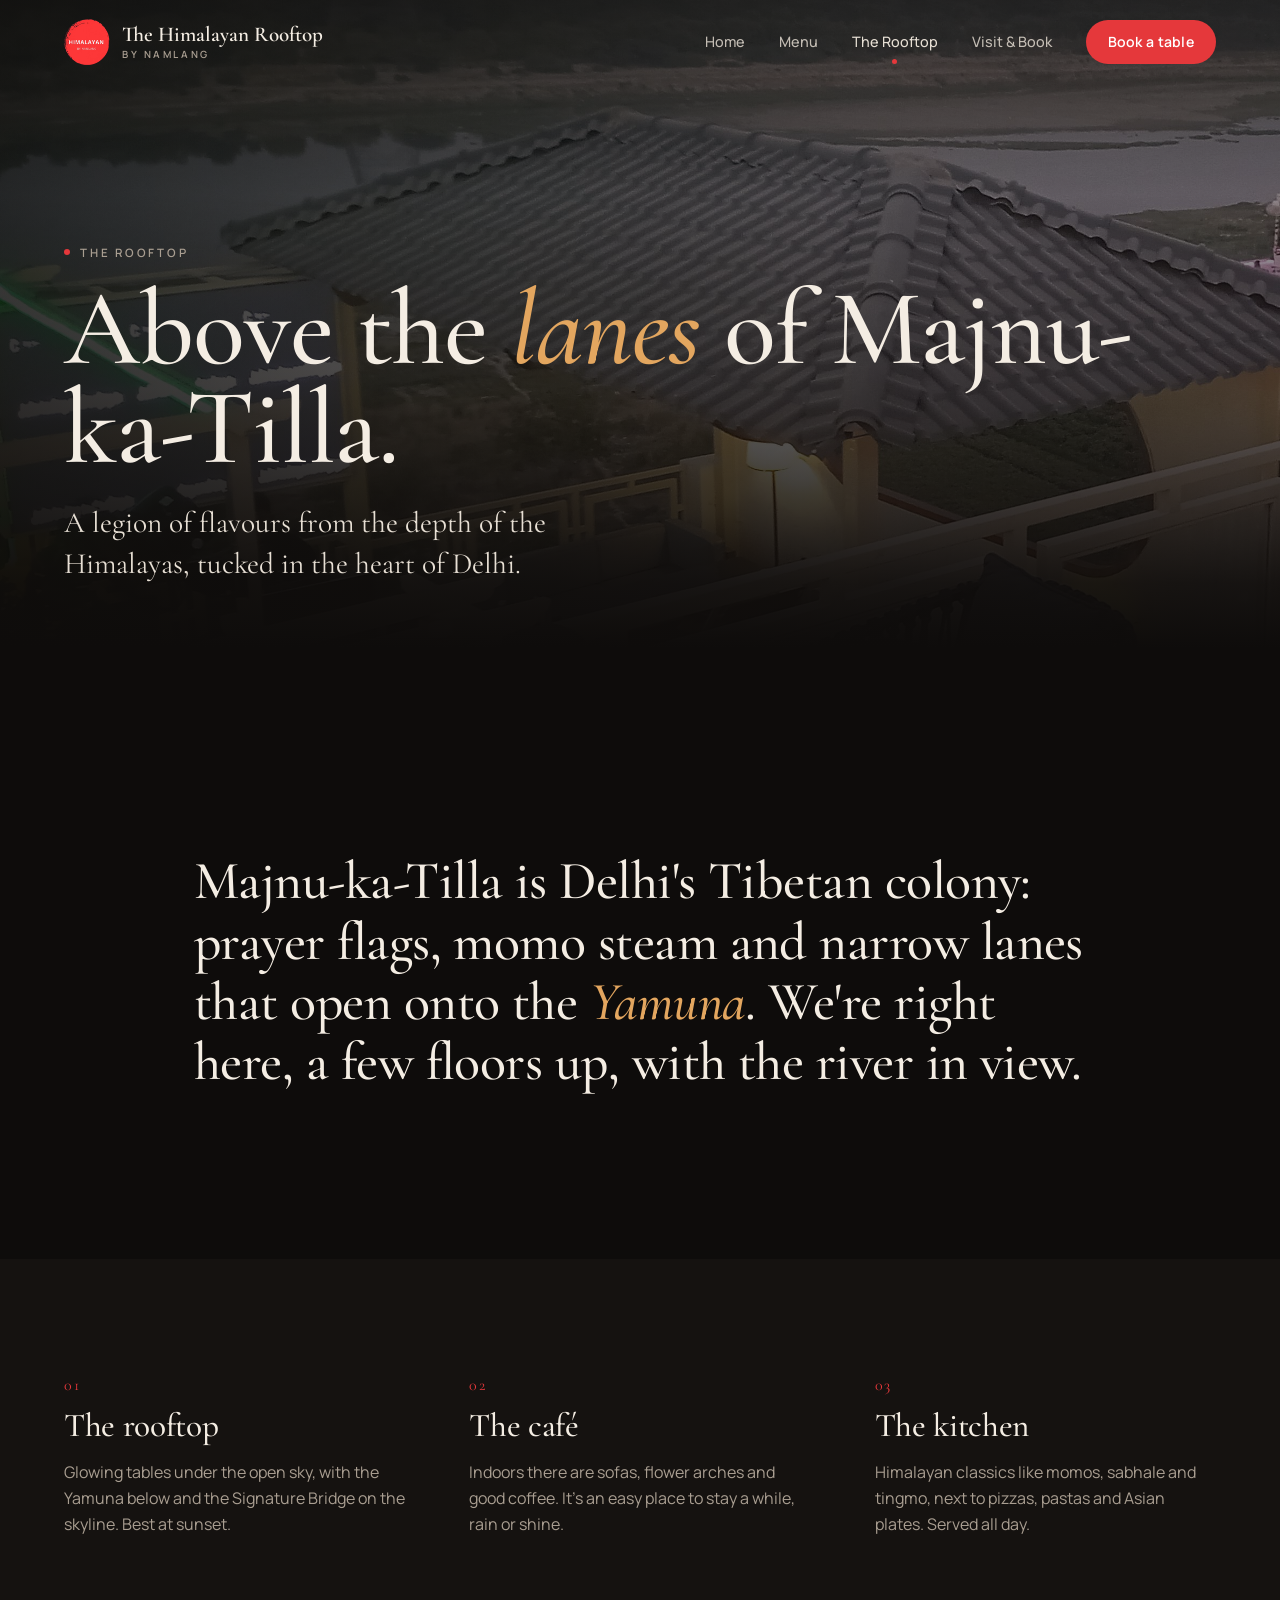
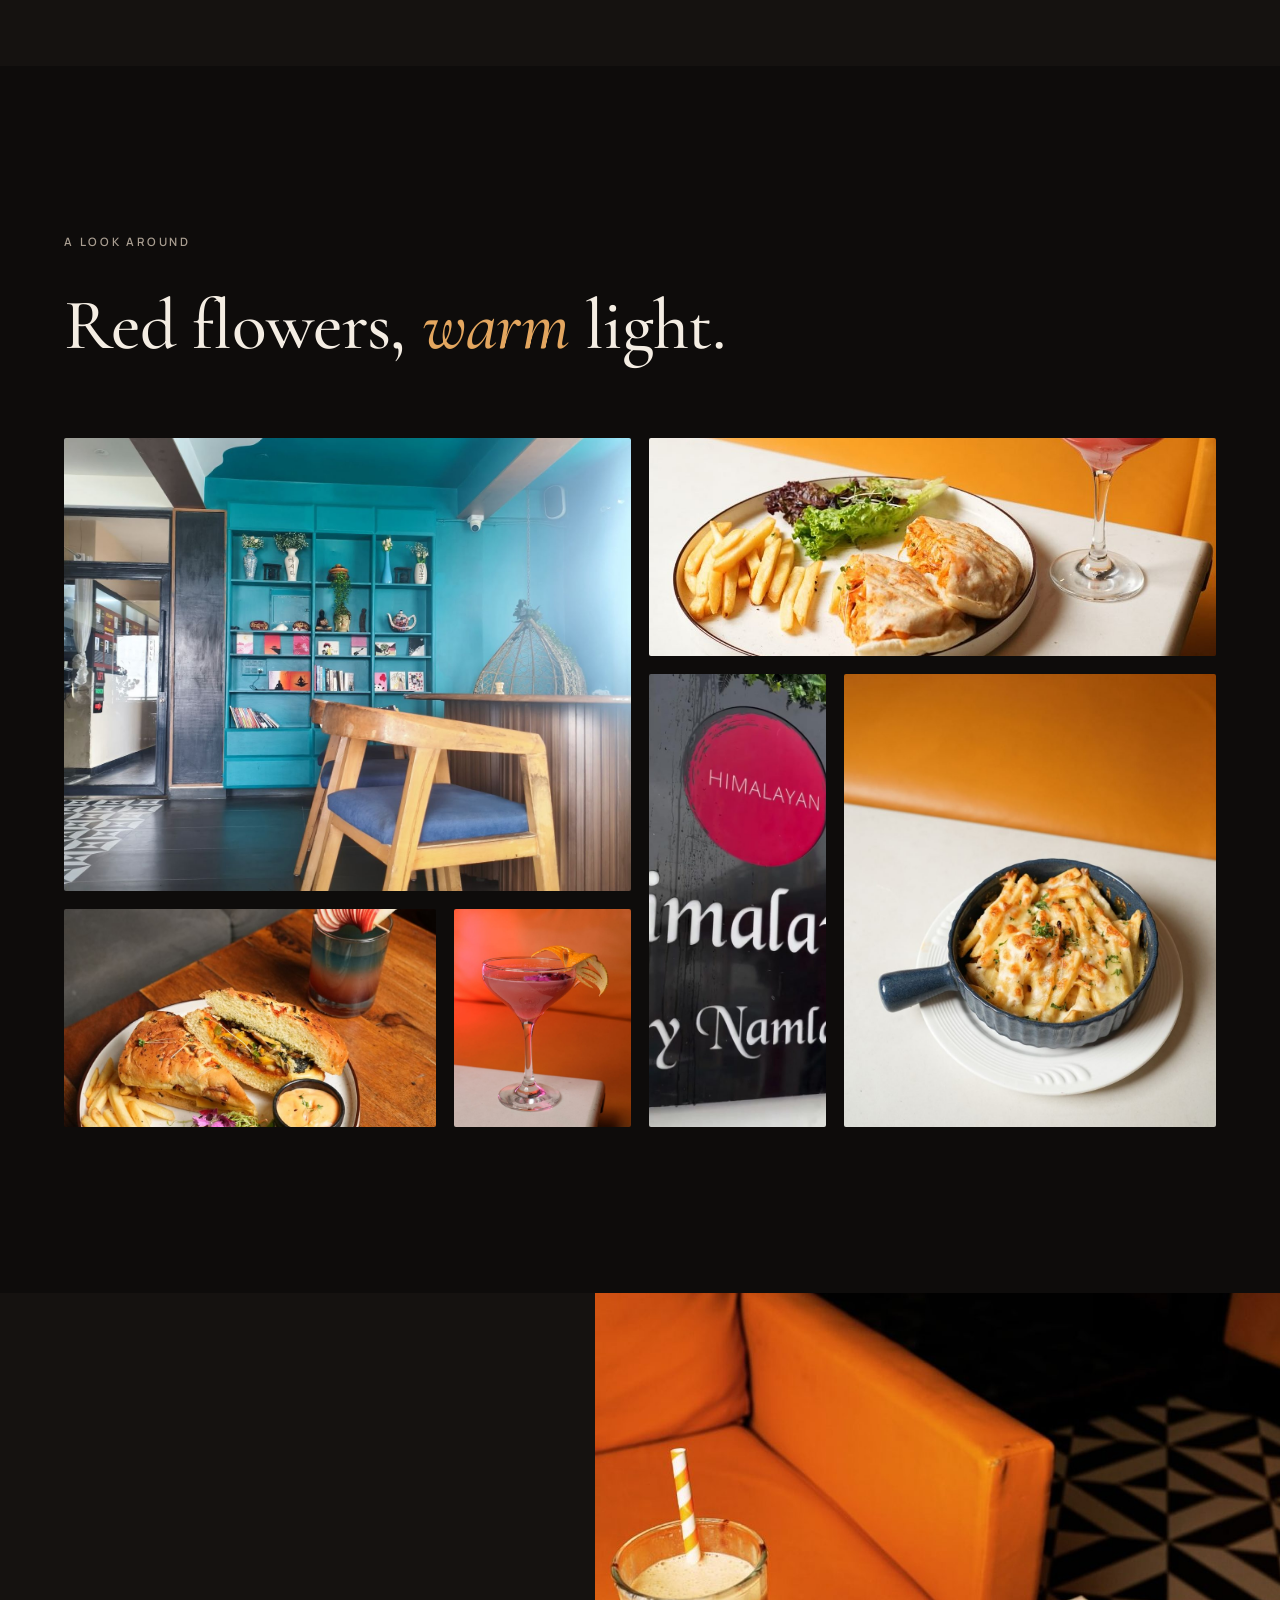
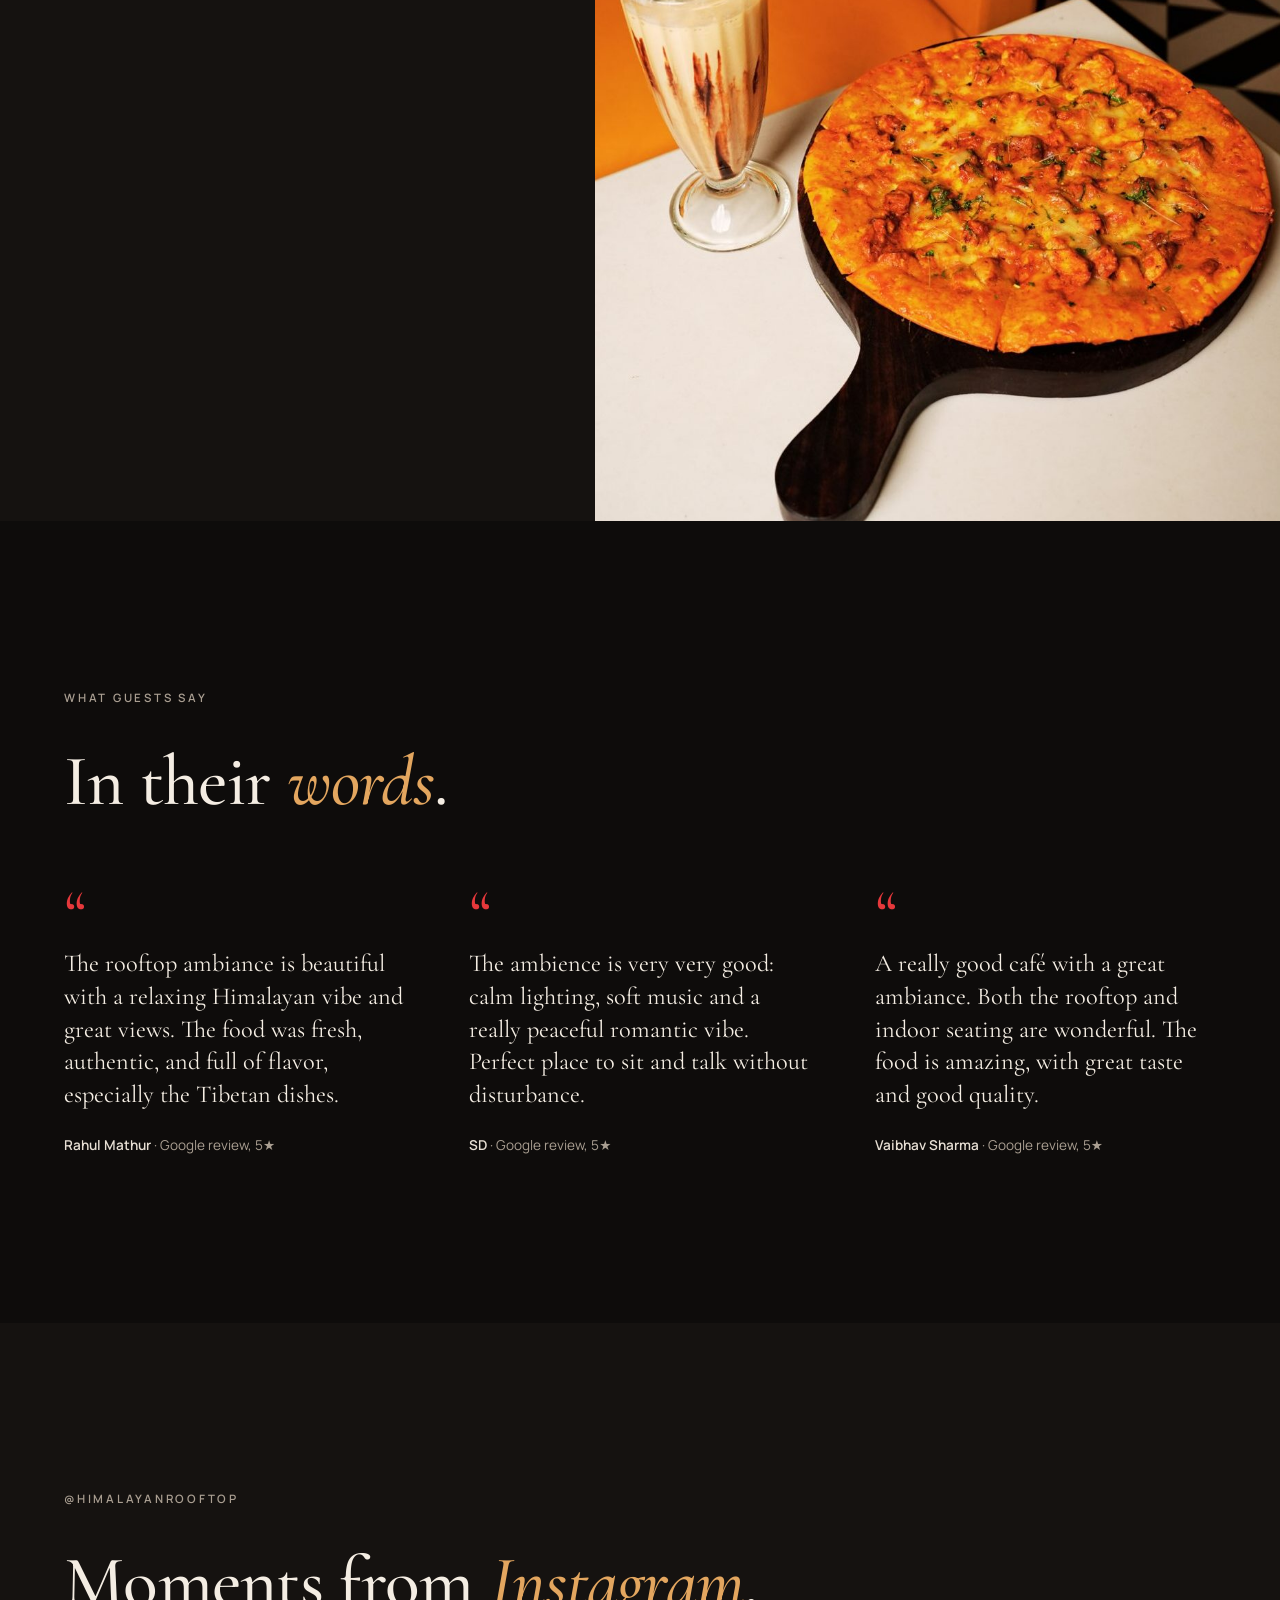
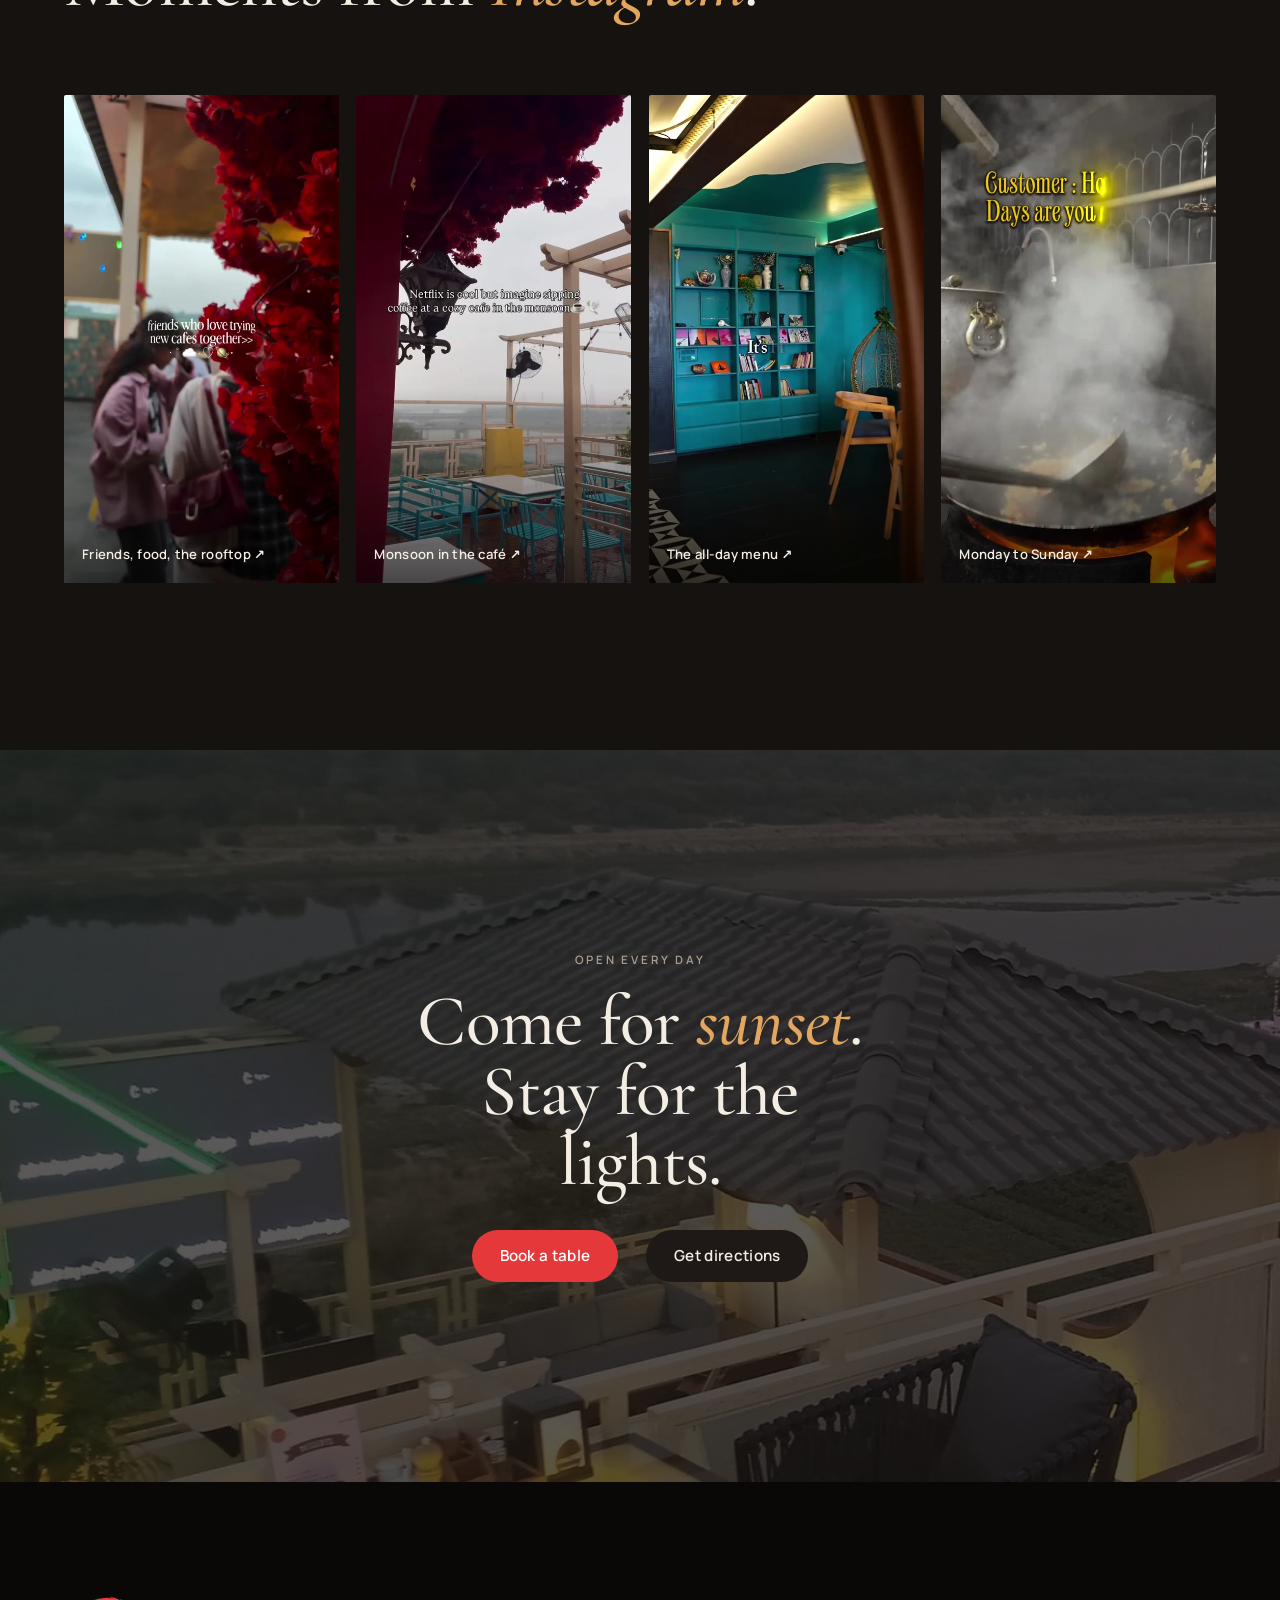
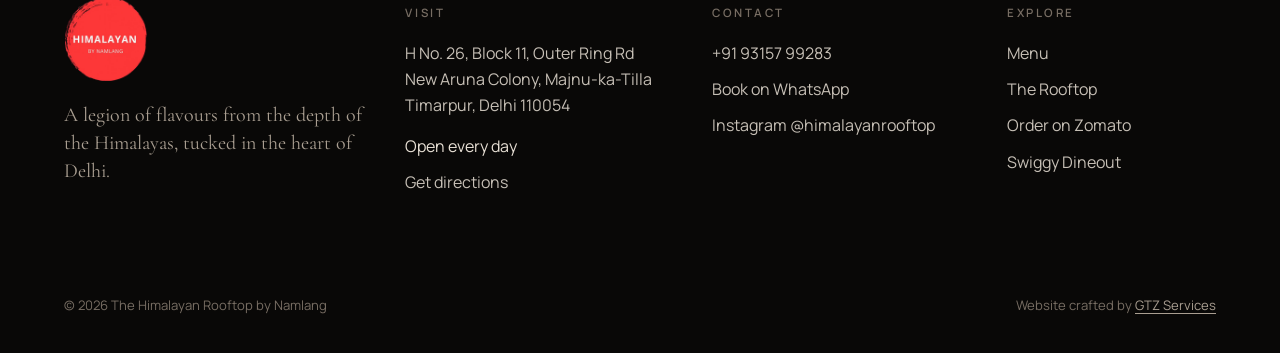
<file: rooftop.html>
<!doctype html>
<html lang="en" class="no-js">
<head>
<meta charset="utf-8">
<meta name="viewport" content="width=device-width, initial-scale=1, viewport-fit=cover">
<title>The Rooftop · The Himalayan Rooftop by Namlang, Majnu-ka-Tilla</title>
<meta name="description" content="A rooftop and café above the lanes of Majnu-ka-Tilla, Delhi's Tibetan colony, with the Yamuna and the Signature Bridge in view.">
<link rel="canonical" href="https://tenzinchoetso.github.io/himalayan-rooftop/rooftop.html">
<meta name="theme-color" content="#0e0c0b">
<meta property="og:type" content="restaurant">
<meta property="og:site_name" content="The Himalayan Rooftop by Namlang">
<meta property="og:title" content="The Rooftop · The Himalayan Rooftop by Namlang, Majnu-ka-Tilla">
<meta property="og:description" content="A rooftop and café above the lanes of Majnu-ka-Tilla, Delhi's Tibetan colony, with the Yamuna and the Signature Bridge in view.">
<meta property="og:url" content="https://tenzinchoetso.github.io/himalayan-rooftop/rooftop.html">
<meta property="og:image" content="https://tenzinchoetso.github.io/himalayan-rooftop/images/rooftop-hero-sm.jpg">
<meta name="twitter:card" content="summary_large_image">
<link rel="icon" type="image/png" href="favicon-64.png">
<link rel="apple-touch-icon" href="apple-touch-icon.png">
<link rel="preconnect" href="https://fonts.googleapis.com">
<link rel="preconnect" href="https://fonts.gstatic.com" crossorigin>
<link href="https://fonts.googleapis.com/css2?family=Cormorant+Garamond:ital,wght@0,500;0,600;1,500&family=Manrope:wght@400;500;600;700&display=swap" rel="stylesheet">
<link rel="stylesheet" href="css/style.css?v=1">

<script>document.documentElement.classList.remove('no-js')</script>
</head>
<body>
<a class="skip" href="#main">Skip to content</a>
<header class="site-header">
  <div class="wrap">
    <a class="brand" href="index.html" aria-label="The Himalayan Rooftop by Namlang, home">
      <img src="images/logo-180.png" alt="" width="46" height="46">
      <span class="brand-name">The Himalayan Rooftop<small>by Namlang</small></span>
    </a>
    <nav class="nav" aria-label="Main">
      <a href="index.html">Home</a>
      <a href="menu.html">Menu</a>
      <a href="rooftop.html" aria-current="page">The Rooftop</a>
      <a href="visit.html">Visit &amp; Book</a>
      <a class="btn btn-red" href="visit.html#book">Book a table</a>
      <button class="menu-toggle" type="button" aria-label="Open menu" aria-expanded="false" aria-controls="mobile-nav"><span></span><span></span></button>
    </nav>
  </div>
</header>
<div class="mobile-nav" id="mobile-nav" aria-label="Menu">
  <a class="big" href="index.html">Home</a>
  <a class="big" href="menu.html">Menu</a>
  <a class="big" href="rooftop.html" aria-current="page">The Rooftop</a>
  <a class="big" href="visit.html">Visit &amp; Book</a>
  <div class="mn-foot">
    <p><a href="tel:+919315799283">+91 93157 99283</a><br>Majnu-ka-Tilla, Delhi · Open every day</p>
    <a class="btn btn-red" href="visit.html#book">Book a table</a>
  </div>
</div>

<main id="main">
  <section class="page-hero">
    <div class="hero-media"><img src="images/rooftop-hero.jpg" srcset="images/rooftop-hero-sm.jpg 1100w, images/rooftop-hero.jpg 2380w" sizes="100vw" alt="The rooftop at dusk with glowing tables and the river beyond" style="object-position:50% 40%"></div>
    <div class="wrap hero-content">
      <p class="eyebrow reveal"><span class="dot"></span>The Rooftop</p>
      <h1 class="reveal d1">Above the <em>lanes</em> of Majnu-ka-Tilla.</h1>
      <p class="lede reveal d2">A legion of flavours from the depth of the Himalayas, tucked in the heart of Delhi.</p>
    </div>
  </section>

  <section class="section">
    <div class="wrap statement">
      <p class="eyebrow reveal">Our corner of Delhi</p>
      <p class="display reveal d1">Majnu-ka-Tilla is Delhi's Tibetan colony: prayer flags, momo steam and narrow lanes that open onto the <em>Yamuna</em>. We're right here, a few floors up, with the river in view.</p>
    </div>
  </section>

  <section class="section alt tight">
    <div class="wrap pillars">
      <div class="pillar reveal"><span class="num">01</span><h3>The rooftop</h3><p>Glowing tables under the open sky, with the Yamuna below and the Signature Bridge on the skyline. Best at sunset.</p></div>
      <div class="pillar reveal d1"><span class="num">02</span><h3>The café</h3><p>Indoors there are sofas, flower arches and good coffee. It's an easy place to stay a while, rain or shine.</p></div>
      <div class="pillar reveal d2"><span class="num">03</span><h3>The kitchen</h3><p>Himalayan classics like momos, sabhale and tingmo, next to pizzas, pastas and Asian plates. Served all day.</p></div>
    </div>
  </section>

  <section class="section">
    <div class="wrap">
      <div class="section-head">
        <p class="eyebrow reveal">A look around</p>
        <h2 class="reveal d1">Red flowers, <em>warm</em> light.</h2>
      </div>
      <div class="gallery">
        <figure class="g1 reveal"><img src="images/cafe-corner.jpg" alt="Teal café corner with bookshelves" loading="lazy"></figure>
        <figure class="g2 reveal d1"><img src="images/dish-wrap-sofa.jpg" alt="Wrap and a cocktail on an orange leather sofa" loading="lazy" style="object-position:50% 70%"></figure>
        <figure class="g3 reveal d1"><img src="images/sign.jpg" alt="Himalayan by Namlang sign with the red circle logo" loading="lazy" style="object-position:12% 50%"></figure>
        <figure class="g4 reveal d2"><img src="images/dish-cocktail.jpg" alt="Pink drink in a coupe glass" loading="lazy"></figure>
        <figure class="g5 reveal d2"><img src="images/dish-sandwich-wood.jpg" alt="Sandwich with fries and salad on a wooden table" loading="lazy"></figure>
        <figure class="g6 reveal d3"><img src="images/dish-baked-pasta.jpg" alt="Baked pasta" loading="lazy"></figure>
      </div>
    </div>
  </section>

  <section class="split reverse">
    <div class="split-media"><img src="images/dish-pizza-shake.jpg" alt="Pizza and a milkshake at a table by an orange sofa" loading="lazy"></div>
    <div class="split-body">
      <p class="eyebrow reveal">Evenings &amp; celebrations</p>
      <h2 class="reveal d1">Bring the <em>whole</em> gang.</h2>
      <p class="reveal d2">Birthdays, Rakhi lunches and catch-ups with friends are what this place is for. We've hosted DJ nights, Sip N' Paint sessions and flair shows too. New events go up on Instagram first.</p>
      <p class="reveal d2">Planning something? Tell us the occasion when you book.</p>
      <div class="btn-row reveal d3"><a class="btn btn-red" href="visit.html#book">Book for a group</a><a class="link-arrow" href="https://www.instagram.com/himalayanrooftop/" target="_blank" rel="noopener">See what's on <svg width="16" height="10" viewBox="0 0 16 10" fill="none" aria-hidden="true"><path d="M0 5h14.5M10.5 1l4 4-4 4" stroke="currentColor" stroke-width="1.4"/></svg></a></div>
    </div>
  </section>

  <section class="section">
    <div class="wrap">
      <div class="section-head">
        <p class="eyebrow reveal">What guests say</p>
        <h2 class="reveal d1">In their <em>words</em>.</h2>
      </div>
      <div class="quotes">
      <figure class="quote reveal d1">
        <blockquote>The rooftop ambiance is beautiful with a relaxing Himalayan vibe and great views. The food was fresh, authentic, and full of flavor, especially the Tibetan dishes.</blockquote>
        <cite><strong>Rahul Mathur</strong> · Google review, 5★</cite>
      </figure>
      <figure class="quote reveal d2">
        <blockquote>The ambience is very very good: calm lighting, soft music and a really peaceful romantic vibe. Perfect place to sit and talk without disturbance.</blockquote>
        <cite><strong>SD</strong> · Google review, 5★</cite>
      </figure>
      <figure class="quote reveal d3">
        <blockquote>A really good café with a great ambiance. Both the rooftop and indoor seating are wonderful. The food is amazing, with great taste and good quality.</blockquote>
        <cite><strong>Vaibhav Sharma</strong> · Google review, 5★</cite>
      </figure>
      </div>
    </div>
  </section>

  <section class="section alt">
    <div class="wrap">
      <div class="section-head">
        <p class="eyebrow reveal">@himalayanrooftop</p>
        <h2 class="reveal d1">Moments from <em>Instagram</em>.</h2>
      </div>
      <div class="reels">
      <div class="reel reveal d1">
        <video muted loop playsinline preload="none" poster="videos/DdZN3vHB5wB.jpg" data-src="videos/DdZN3vHB5wB.mp4" aria-label="Friends, food, the rooftop, Instagram reel"></video>
        <a href="https://www.instagram.com/himalayanrooftop/reel/DdZN3vHB5wB/" target="_blank" rel="noopener">Friends, food, the rooftop ↗</a>
      </div>
      <div class="reel reveal d2">
        <video muted loop playsinline preload="none" poster="videos/DdJps31u_Mj.jpg" data-src="videos/DdJps31u_Mj.mp4" aria-label="Monsoon in the café, Instagram reel"></video>
        <a href="https://www.instagram.com/himalayanrooftop/reel/DdJps31u_Mj/" target="_blank" rel="noopener">Monsoon in the café ↗</a>
      </div>
      <div class="reel reveal d3">
        <video muted loop playsinline preload="none" poster="videos/DdEUMxPMud4.jpg" data-src="videos/DdEUMxPMud4.mp4" aria-label="The all-day menu, Instagram reel"></video>
        <a href="https://www.instagram.com/himalayanrooftop/reel/DdEUMxPMud4/" target="_blank" rel="noopener">The all-day menu ↗</a>
      </div>
      <div class="reel reveal d1">
        <video muted loop playsinline preload="none" poster="videos/Dc8suP5Bidj.jpg" data-src="videos/Dc8suP5Bidj.mp4" aria-label="Monday to Sunday, Instagram reel"></video>
        <a href="https://www.instagram.com/himalayanrooftop/reel/Dc8suP5Bidj/" target="_blank" rel="noopener">Monday to Sunday ↗</a>
      </div>
      </div>
    </div>
  </section>

  <section class="cta-band">
    <div class="bg"><img src="images/rooftop-hero-sm.jpg" alt="" loading="lazy"></div>
    <div class="wrap">
      <p class="eyebrow reveal">Open every day</p>
      <h2 class="reveal d1">Come for <em>sunset</em>. Stay for the lights.</h2>
      <div class="btn-row reveal d2"><a class="btn btn-red" href="visit.html#book">Book a table</a><a class="btn btn-dark" href="https://www.google.com/maps/dir/?api=1&destination=THE+HIMALAYAN+ROOFTOP+by+namlang&destination_place_id=ChIJ1V10i8_9DDkR0OL2ihaaRjg" target="_blank" rel="noopener">Get directions</a></div>
    </div>
  </section>
</main>
<footer class="site-footer">
  <div class="wrap">
    <div class="foot-top">
      <div class="foot-brand">
        <img src="images/logo-180.png" alt="Himalayan by Namlang logo" width="84" height="84" loading="lazy">
        <p>A legion of flavours from the depth of the Himalayas, tucked in the heart of Delhi.</p>
      </div>
      <div>
        <h4>Visit</h4>
        <address>H No. 26, Block 11, Outer Ring Rd<br>New Aruna Colony, Majnu-ka-Tilla<br>Timarpur, Delhi 110054</address>
        <ul style="margin-top:14px"><li>Open every day</li><li><a href="https://www.google.com/maps/dir/?api=1&destination=THE+HIMALAYAN+ROOFTOP+by+namlang&destination_place_id=ChIJ1V10i8_9DDkR0OL2ihaaRjg" target="_blank" rel="noopener">Get directions</a></li></ul>
      </div>
      <div>
        <h4>Contact</h4>
        <ul>
          <li><a href="tel:+919315799283">+91 93157 99283</a></li>
          <li><a href="visit.html#book">Book on WhatsApp</a></li>
          <li><a href="https://www.instagram.com/himalayanrooftop/" target="_blank" rel="noopener">Instagram @himalayanrooftop</a></li>
        </ul>
      </div>
      <div>
        <h4>Explore</h4>
        <ul>
          <li><a href="menu.html">Menu</a></li>
          <li><a href="rooftop.html">The Rooftop</a></li>
          <li><a href="https://www.zomato.com/ncr/himalayan-restaurant-majnu-ka-tila/order" target="_blank" rel="noopener">Order on Zomato</a></li>
          <li><a href="https://www.swiggy.com/restaurants/delhi/majnu-ka-tila/the-himalayan-by-namlang-912485/dineout" target="_blank" rel="noopener">Swiggy Dineout</a></li>
        </ul>
      </div>
    </div>
    <div class="foot-bottom">
      <span>© 2026 The Himalayan Rooftop by Namlang</span>
      <span class="credit">Website crafted by <a href="https://gtzservices.pages.dev/" target="_blank" rel="noopener">GTZ Services</a></span>
    </div>
  </div>
</footer>
<div class="action-bar" aria-label="Quick actions">
  <a class="btn btn-dark" href="tel:+919315799283">Call</a>
  <a class="btn btn-red" href="visit.html#book">Book a table</a>
</div>
<script src="js/main.js?v=1" defer></script>
</body>
</html>
</file>
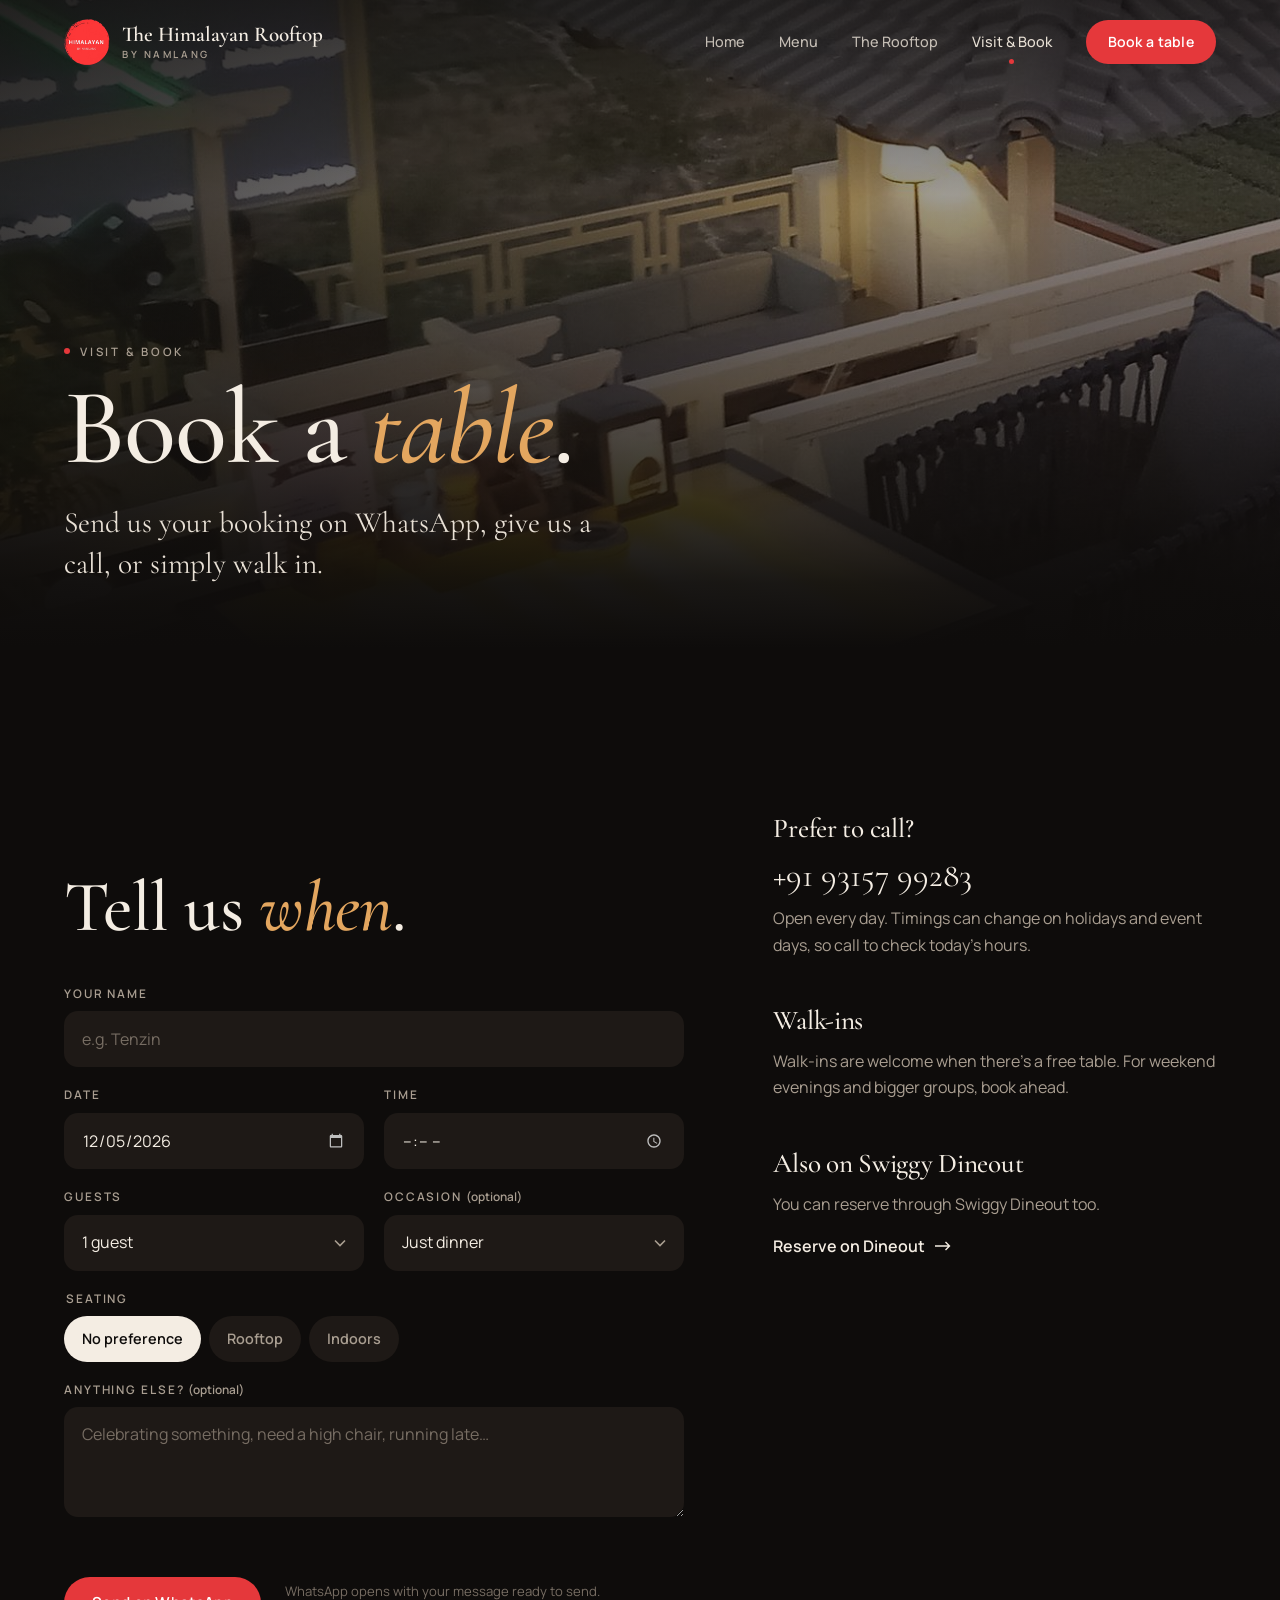
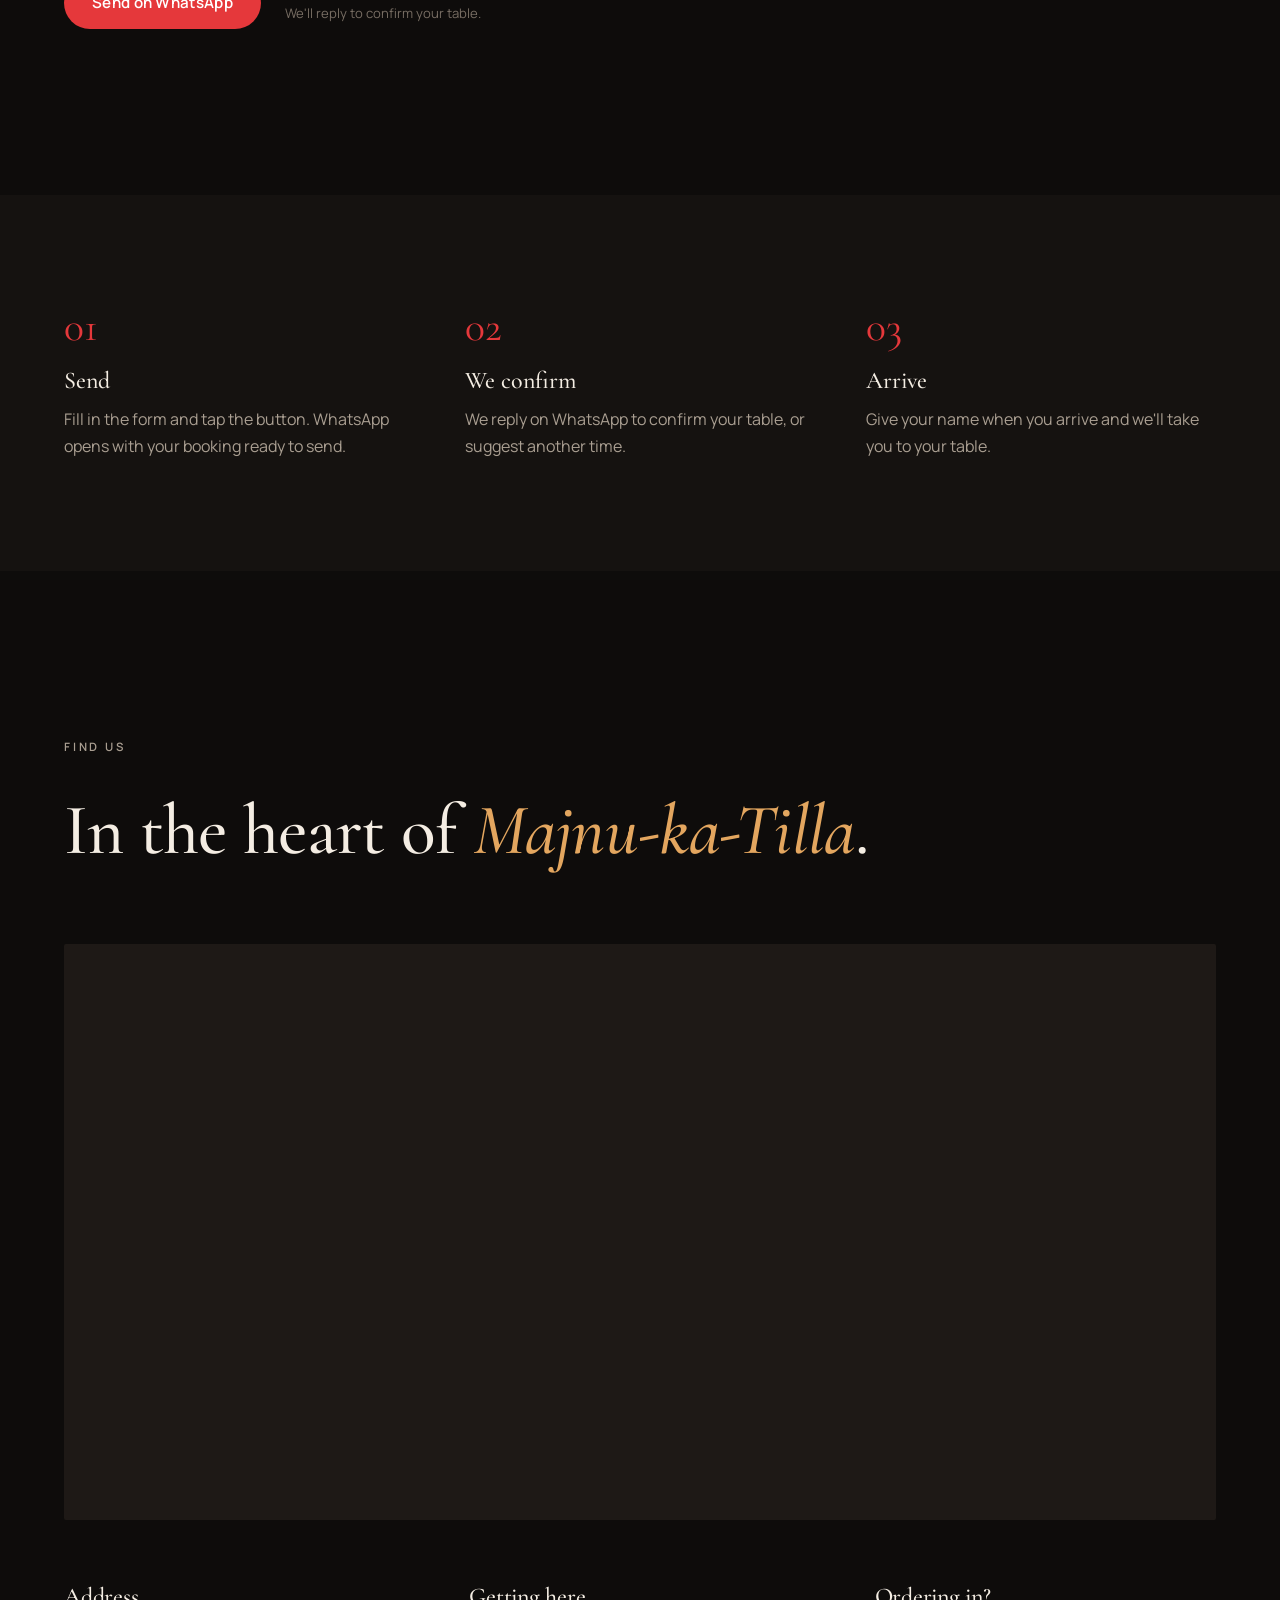
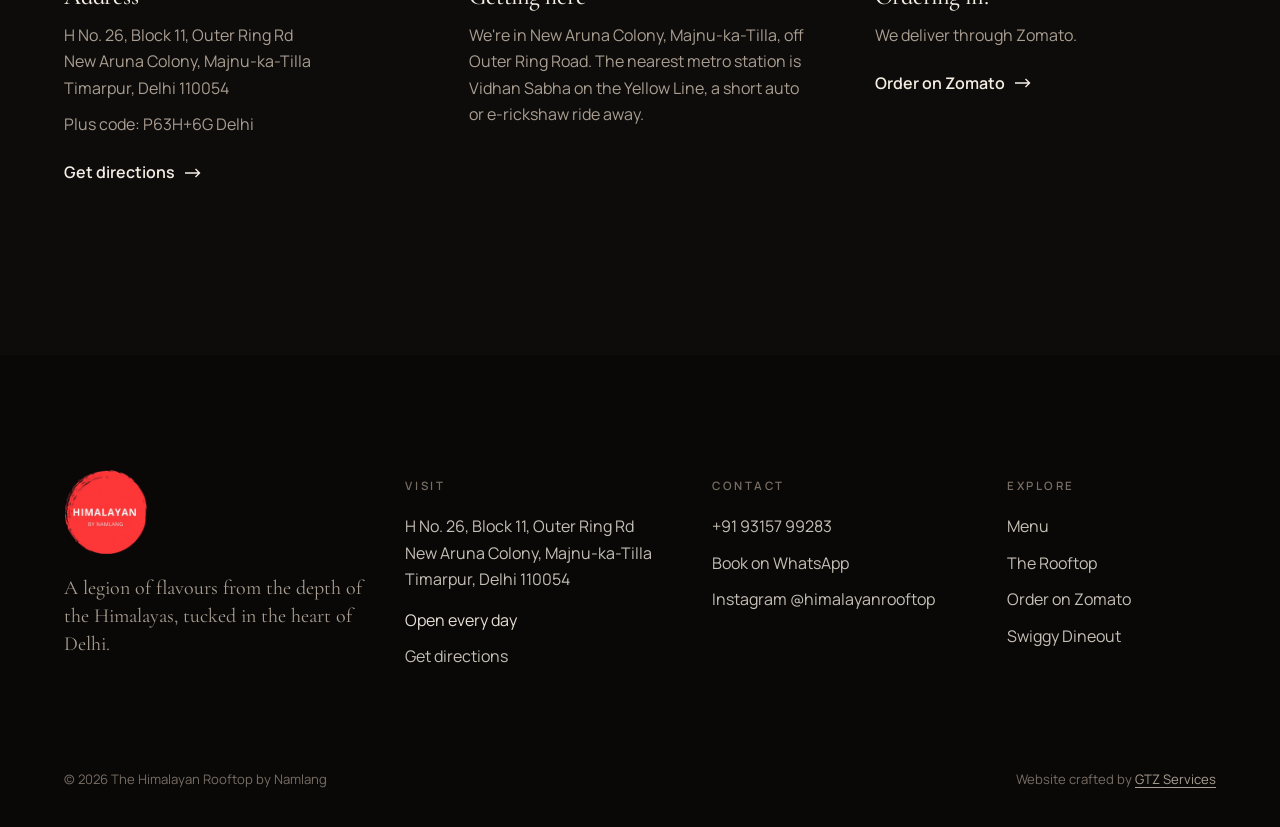
<file: visit.html>
<!doctype html>
<html lang="en" class="no-js">
<head>
<meta charset="utf-8">
<meta name="viewport" content="width=device-width, initial-scale=1, viewport-fit=cover">
<title>Visit & Book · The Himalayan Rooftop by Namlang, Majnu-ka-Tilla</title>
<meta name="description" content="Book a table at The Himalayan Rooftop on WhatsApp or call +91 93157 99283. H No. 26, Block 11, New Aruna Colony, Majnu-ka-Tilla, Delhi. Open every day.">
<link rel="canonical" href="https://tenzinchoetso.github.io/himalayan-rooftop/visit.html">
<meta name="theme-color" content="#0e0c0b">
<meta property="og:type" content="restaurant">
<meta property="og:site_name" content="The Himalayan Rooftop by Namlang">
<meta property="og:title" content="Visit & Book · The Himalayan Rooftop by Namlang, Majnu-ka-Tilla">
<meta property="og:description" content="Book a table at The Himalayan Rooftop on WhatsApp or call +91 93157 99283. H No. 26, Block 11, New Aruna Colony, Majnu-ka-Tilla, Delhi. Open every day.">
<meta property="og:url" content="https://tenzinchoetso.github.io/himalayan-rooftop/visit.html">
<meta property="og:image" content="https://tenzinchoetso.github.io/himalayan-rooftop/images/cafe-corner.jpg">
<meta name="twitter:card" content="summary_large_image">
<link rel="icon" type="image/png" href="favicon-64.png">
<link rel="apple-touch-icon" href="apple-touch-icon.png">
<link rel="preconnect" href="https://fonts.googleapis.com">
<link rel="preconnect" href="https://fonts.gstatic.com" crossorigin>
<link href="https://fonts.googleapis.com/css2?family=Cormorant+Garamond:ital,wght@0,500;0,600;1,500&family=Manrope:wght@400;500;600;700&display=swap" rel="stylesheet">
<link rel="stylesheet" href="css/style.css?v=1">

<script>document.documentElement.classList.remove('no-js')</script>
</head>
<body>
<a class="skip" href="#main">Skip to content</a>
<header class="site-header">
  <div class="wrap">
    <a class="brand" href="index.html" aria-label="The Himalayan Rooftop by Namlang, home">
      <img src="images/logo-180.png" alt="" width="46" height="46">
      <span class="brand-name">The Himalayan Rooftop<small>by Namlang</small></span>
    </a>
    <nav class="nav" aria-label="Main">
      <a href="index.html">Home</a>
      <a href="menu.html">Menu</a>
      <a href="rooftop.html">The Rooftop</a>
      <a href="visit.html" aria-current="page">Visit &amp; Book</a>
      <a class="btn btn-red" href="visit.html#book">Book a table</a>
      <button class="menu-toggle" type="button" aria-label="Open menu" aria-expanded="false" aria-controls="mobile-nav"><span></span><span></span></button>
    </nav>
  </div>
</header>
<div class="mobile-nav" id="mobile-nav" aria-label="Menu">
  <a class="big" href="index.html">Home</a>
  <a class="big" href="menu.html">Menu</a>
  <a class="big" href="rooftop.html">The Rooftop</a>
  <a class="big" href="visit.html" aria-current="page">Visit &amp; Book</a>
  <div class="mn-foot">
    <p><a href="tel:+919315799283">+91 93157 99283</a><br>Majnu-ka-Tilla, Delhi · Open every day</p>
    <a class="btn btn-red" href="visit.html#book">Book a table</a>
  </div>
</div>

<main id="main">
  <section class="page-hero">
    <div class="hero-media"><img src="images/rooftop-tall.jpg" alt="Rooftop tables overlooking the river" style="object-position:50% 62%"></div>
    <div class="wrap hero-content">
      <p class="eyebrow reveal"><span class="dot"></span>Visit &amp; Book</p>
      <h1 class="reveal d1">Book a <em>table</em>.</h1>
      <p class="lede reveal d2">Send us your booking on WhatsApp, give us a call, or simply walk in.</p>
    </div>
  </section>

  <section class="section" id="book">
    <div class="wrap visit-grid">
      <div>
        <div class="section-head" style="margin-bottom:40px">
          <p class="eyebrow reveal">Reserve on WhatsApp</p>
          <h2 class="reveal d1">Tell us <em>when</em>.</h2>
        </div>
        <form class="book-form reveal d2" id="book-form" novalidate>
          <div class="field full">
            <label for="f-name">Your name</label>
            <input id="f-name" name="name" type="text" autocomplete="name" placeholder="e.g. Tenzin" required>
          </div>
          <div class="field">
            <label for="f-date">Date</label>
            <input id="f-date" name="date" type="date" required>
          </div>
          <div class="field">
            <label for="f-time">Time</label>
            <input id="f-time" name="time" type="time" step="900" required>
          </div>
          <div class="field">
            <label for="f-guests">Guests</label>
            <select id="f-guests" name="guests"><option value="1">1 guest</option><option value="2">2 guests</option><option value="3">3 guests</option><option value="4">4 guests</option><option value="5">5 guests</option><option value="6">6 guests</option><option value="7">7 guests</option><option value="8">8 guests</option><option value="9">9 guests</option><option value="10">10 guests</option><option value="11+">11+ (group)</option></select>
          </div>
          <div class="field">
            <label for="f-occasion">Occasion <span style="text-transform:none;letter-spacing:0">(optional)</span></label>
            <select id="f-occasion" name="occasion"><option value="">Just dinner</option><option>Birthday</option><option>Anniversary</option><option>Date night</option><option>Friends &amp; family</option><option>Work</option><option>Other</option></select>
          </div>
          <fieldset class="field full" style="border:0;padding:0;margin:0">
            <legend style="font-size:.74rem;font-weight:600;letter-spacing:.16em;text-transform:uppercase;color:var(--muted);margin-bottom:8px">Seating</legend>
            <div class="chips">
              <input type="radio" name="seating" id="s-any" value="No preference" checked><label for="s-any">No preference</label>
              <input type="radio" name="seating" id="s-roof" value="Rooftop"><label for="s-roof">Rooftop</label>
              <input type="radio" name="seating" id="s-in" value="Indoors"><label for="s-in">Indoors</label>
            </div>
          </fieldset>
          <div class="field full">
            <label for="f-note">Anything else? <span style="text-transform:none;letter-spacing:0">(optional)</span></label>
            <textarea id="f-note" name="note" placeholder="Celebrating something, need a high chair, running late…"></textarea>
          </div>
          <p class="form-err" id="form-err" role="alert"></p>
          <div class="form-foot">
            <button class="btn btn-red" type="submit">Send on WhatsApp</button>
            <small>WhatsApp opens with your message ready to send. We'll reply to confirm your table.</small>
          </div>
        </form>
      </div>
      <aside>
        <div class="side-block reveal">
          <h3>Prefer to call?</h3>
          <a class="big-phone" href="tel:+919315799283">+91 93157 99283</a>
          <p>Open every day. Timings can change on holidays and event days, so call to check today's hours.</p>
        </div>
        <div class="side-block reveal d1">
          <h3>Walk-ins</h3>
          <p>Walk-ins are welcome when there's a free table. For weekend evenings and bigger groups, book ahead.</p>
        </div>
        <div class="side-block reveal d2">
          <h3>Also on Swiggy Dineout</h3>
          <p>You can reserve through Swiggy Dineout too.</p>
          <a class="link-arrow" href="https://www.swiggy.com/restaurants/delhi/majnu-ka-tila/the-himalayan-by-namlang-912485/dineout" target="_blank" rel="noopener">Reserve on Dineout <svg width="16" height="10" viewBox="0 0 16 10" fill="none" aria-hidden="true"><path d="M0 5h14.5M10.5 1l4 4-4 4" stroke="currentColor" stroke-width="1.4"/></svg></a>
        </div>
      </aside>
    </div>
  </section>

  <section class="section alt tight">
    <div class="wrap">
      <ol class="steps">
        <li class="reveal"><strong>Send</strong>Fill in the form and tap the button. WhatsApp opens with your booking ready to send.</li>
        <li class="reveal d1"><strong>We confirm</strong>We reply on WhatsApp to confirm your table, or suggest another time.</li>
        <li class="reveal d2"><strong>Arrive</strong>Give your name when you arrive and we'll take you to your table.</li>
      </ol>
    </div>
  </section>

  <section class="section" id="find-us">
    <div class="wrap">
      <div class="section-head">
        <p class="eyebrow reveal">Find us</p>
        <h2 class="reveal d1">In the heart of <em>Majnu-ka-Tilla</em>.</h2>
      </div>
      <div class="map reveal">
        <iframe src="https://maps.google.com/maps?q=THE%20HIMALAYAN%20ROOFTOP%20by%20namlang%2C%20Majnu-ka-tilla%2C%20Delhi&ll=28.7030342,77.2287502&z=16&output=embed" title="Map: The Himalayan Rooftop by Namlang" loading="lazy" referrerpolicy="no-referrer-when-downgrade"></iframe>
      </div>
      <div class="info-grid" style="margin-top:64px">
        <div class="reveal">
          <h3>Address</h3>
          <address>H No. 26, Block 11, Outer Ring Rd<br>New Aruna Colony, Majnu-ka-Tilla<br>Timarpur, Delhi 110054</address>
          <p style="margin-top:10px">Plus code: P63H+6G Delhi</p>
          <a class="link-arrow" href="https://www.google.com/maps/dir/?api=1&destination=THE+HIMALAYAN+ROOFTOP+by+namlang&destination_place_id=ChIJ1V10i8_9DDkR0OL2ihaaRjg" target="_blank" rel="noopener">Get directions <svg width="16" height="10" viewBox="0 0 16 10" fill="none" aria-hidden="true"><path d="M0 5h14.5M10.5 1l4 4-4 4" stroke="currentColor" stroke-width="1.4"/></svg></a>
        </div>
        <div class="reveal d1">
          <h3>Getting here</h3>
          <p>We're in New Aruna Colony, Majnu-ka-Tilla, off Outer Ring Road. The nearest metro station is Vidhan Sabha on the Yellow Line, a short auto or e-rickshaw ride away.</p>
        </div>
        <div class="reveal d2">
          <h3>Ordering in?</h3>
          <p>We deliver through Zomato.</p>
          <a class="link-arrow" href="https://www.zomato.com/ncr/himalayan-restaurant-majnu-ka-tila/order" target="_blank" rel="noopener">Order on Zomato <svg width="16" height="10" viewBox="0 0 16 10" fill="none" aria-hidden="true"><path d="M0 5h14.5M10.5 1l4 4-4 4" stroke="currentColor" stroke-width="1.4"/></svg></a>
        </div>
      </div>
    </div>
  </section>
</main>
<footer class="site-footer">
  <div class="wrap">
    <div class="foot-top">
      <div class="foot-brand">
        <img src="images/logo-180.png" alt="Himalayan by Namlang logo" width="84" height="84" loading="lazy">
        <p>A legion of flavours from the depth of the Himalayas, tucked in the heart of Delhi.</p>
      </div>
      <div>
        <h4>Visit</h4>
        <address>H No. 26, Block 11, Outer Ring Rd<br>New Aruna Colony, Majnu-ka-Tilla<br>Timarpur, Delhi 110054</address>
        <ul style="margin-top:14px"><li>Open every day</li><li><a href="https://www.google.com/maps/dir/?api=1&destination=THE+HIMALAYAN+ROOFTOP+by+namlang&destination_place_id=ChIJ1V10i8_9DDkR0OL2ihaaRjg" target="_blank" rel="noopener">Get directions</a></li></ul>
      </div>
      <div>
        <h4>Contact</h4>
        <ul>
          <li><a href="tel:+919315799283">+91 93157 99283</a></li>
          <li><a href="visit.html#book">Book on WhatsApp</a></li>
          <li><a href="https://www.instagram.com/himalayanrooftop/" target="_blank" rel="noopener">Instagram @himalayanrooftop</a></li>
        </ul>
      </div>
      <div>
        <h4>Explore</h4>
        <ul>
          <li><a href="menu.html">Menu</a></li>
          <li><a href="rooftop.html">The Rooftop</a></li>
          <li><a href="https://www.zomato.com/ncr/himalayan-restaurant-majnu-ka-tila/order" target="_blank" rel="noopener">Order on Zomato</a></li>
          <li><a href="https://www.swiggy.com/restaurants/delhi/majnu-ka-tila/the-himalayan-by-namlang-912485/dineout" target="_blank" rel="noopener">Swiggy Dineout</a></li>
        </ul>
      </div>
    </div>
    <div class="foot-bottom">
      <span>© 2026 The Himalayan Rooftop by Namlang</span>
      <span class="credit">Website crafted by <a href="https://gtzservices.pages.dev/" target="_blank" rel="noopener">GTZ Services</a></span>
    </div>
  </div>
</footer>
<div class="action-bar" aria-label="Quick actions">
  <a class="btn btn-dark" href="tel:+919315799283">Call</a>
  <a class="btn btn-red" href="visit.html#book">Book a table</a>
</div>
<script src="js/main.js?v=1" defer></script>
</body>
</html>
</file>
<file: css/style.css>
/* The Himalayan Rooftop — dark, warm, borderless */
:root {
  --bg: #0e0c0b;
  --bg-2: #151210;
  --bg-3: #1e1916;
  --cream: #f4ede3;
  --text: #e7dfd4;
  --muted: #a99e91;
  --faint: #776d63;
  --red: #e5383b;
  --red-deep: #b8132f;
  --amber: #e3a65f;
  --serif: "Cormorant Garamond", "Cormorant", Georgia, serif;
  --sans: "Manrope", system-ui, -apple-system, "Segoe UI", sans-serif;
  --gutter: clamp(20px, 5vw, 72px);
  --max: 1320px;
  --header-h: 84px;
  --ease: cubic-bezier(.2, .7, .2, 1);
}

*, *::before, *::after { box-sizing: border-box; }
html { -webkit-text-size-adjust: 100%; scroll-behavior: smooth; scroll-padding-top: var(--header-h); }
body {
  margin: 0;
  background: var(--bg);
  color: var(--text);
  font-family: var(--sans);
  font-size: 16px;
  line-height: 1.65;
  -webkit-font-smoothing: antialiased;
  overflow-x: hidden;
}
img, video { display: block; max-width: 100%; }
a { color: inherit; text-decoration: none; }
button, input, select, textarea { font: inherit; color: inherit; }
::selection { background: var(--red); color: #fff; }
:focus-visible { outline: 2px solid var(--amber); outline-offset: 3px; }
.sr-only { position: absolute; width: 1px; height: 1px; overflow: hidden; clip: rect(0 0 0 0); white-space: nowrap; }
.skip { position: absolute; left: 12px; top: -60px; z-index: 100; background: var(--cream); color: var(--bg); padding: 10px 16px; border-radius: 99px; }
.skip:focus { top: 12px; }

.wrap { width: 100%; max-width: var(--max); margin: 0 auto; padding: 0 var(--gutter); }

/* ---------- type ---------- */
.eyebrow {
  font-family: var(--sans);
  font-size: .72rem;
  font-weight: 600;
  letter-spacing: .24em;
  text-transform: uppercase;
  color: var(--muted);
  margin: 0 0 18px;
}
.eyebrow .dot { display: inline-block; width: 6px; height: 6px; border-radius: 50%; background: var(--red); margin-right: 10px; vertical-align: 2px; }
h1, h2, h3, .display { font-family: var(--serif); font-weight: 500; color: var(--cream); margin: 0; letter-spacing: -.01em; }
h1 { font-size: clamp(3.1rem, 8.4vw, 7.6rem); line-height: .92; }
h2 { font-size: clamp(2.4rem, 5.6vw, 4.8rem); line-height: .98; }
h3 { font-size: clamp(1.6rem, 2.6vw, 2.2rem); line-height: 1.1; }
h1 em, h2 em, h3 em { font-style: italic; color: var(--amber); }
.lede { font-family: var(--serif); font-size: clamp(1.35rem, 2.3vw, 1.9rem); line-height: 1.4; color: var(--text); font-weight: 400; }
.muted { color: var(--muted); }
p { margin: 0 0 1em; }

/* ---------- buttons ---------- */
.btn {
  display: inline-flex; align-items: center; justify-content: center; gap: 10px;
  min-height: 52px; padding: 0 28px; border: 0; border-radius: 999px;
  font-weight: 600; font-size: .95rem; letter-spacing: .02em; cursor: pointer;
  transition: transform .35s var(--ease), background-color .35s var(--ease), color .35s var(--ease);
}
.btn:hover { transform: translateY(-2px); }
.btn-red { background: var(--red); color: #fff; }
.btn-red:hover { background: #f04a4c; }
.btn-cream { background: var(--cream); color: var(--bg); }
.btn-cream:hover { background: #fff; }
.btn-dark { background: var(--bg-3); color: var(--cream); }
.btn-dark:hover { background: #2a231f; }
.link-arrow {
  display: inline-flex; align-items: center; gap: 10px; font-weight: 600; color: var(--cream);
  background-image: linear-gradient(currentColor, currentColor); background-size: 0 1px; background-repeat: no-repeat; background-position: 0 100%;
  transition: background-size .4s var(--ease), color .3s;
  padding-bottom: 3px;
}
.link-arrow:hover { background-size: 100% 1px; }
.link-arrow svg { transition: transform .4s var(--ease); }
.link-arrow:hover svg { transform: translateX(4px); }
.btn-row { display: flex; flex-wrap: wrap; align-items: center; gap: 14px 28px; }

/* ---------- header ---------- */
.site-header {
  position: fixed; inset: 0 0 auto 0; z-index: 50; height: var(--header-h);
  display: flex; align-items: center;
  transition: background-color .4s var(--ease), height .4s var(--ease);
}
.site-header.solid { background: rgba(14, 12, 11, .94); height: 70px; }
.site-header .wrap { display: flex; align-items: center; justify-content: space-between; gap: 24px; }
.brand { display: flex; align-items: center; gap: 12px; }
.brand img { width: 46px; height: 46px; transition: width .4s var(--ease), height .4s var(--ease); }
.site-header.solid .brand img { width: 38px; height: 38px; }
.brand-name { font-family: var(--serif); font-size: 1.32rem; line-height: 1; color: var(--cream); font-weight: 600; }
.brand-name small { display: block; font-family: var(--sans); font-size: .62rem; letter-spacing: .26em; text-transform: uppercase; color: var(--muted); font-weight: 600; margin-top: 5px; }
.nav { display: flex; align-items: center; gap: 34px; }
.nav a:not(.btn) { font-size: .9rem; font-weight: 500; color: var(--text); opacity: .82; transition: opacity .3s; position: relative; }
.nav a:not(.btn):hover, .nav a[aria-current="page"] { opacity: 1; }
.nav a[aria-current="page"]::after { content: ""; position: absolute; left: 50%; bottom: -10px; width: 5px; height: 5px; margin-left: -2.5px; border-radius: 50%; background: var(--red); }
.nav .btn { min-height: 44px; padding: 0 22px; font-size: .88rem; }
.menu-toggle { display: none; width: 48px; height: 48px; border: 0; border-radius: 50%; background: rgba(255,255,255,.08); cursor: pointer; position: relative; }
.menu-toggle span { position: absolute; left: 15px; right: 15px; height: 1.5px; background: var(--cream); transition: transform .35s var(--ease), top .35s var(--ease); }
.menu-toggle span:nth-child(1) { top: 20px; }
.menu-toggle span:nth-child(2) { top: 27px; }
.nav-open .menu-toggle span:nth-child(1) { top: 23.5px; transform: rotate(45deg); }
.nav-open .menu-toggle span:nth-child(2) { top: 23.5px; transform: rotate(-45deg); }

.mobile-nav {
  position: fixed; inset: 0; z-index: 45; background: var(--bg);
  display: flex; flex-direction: column; justify-content: center; padding: 100px var(--gutter) 40px;
  opacity: 0; visibility: hidden; transition: opacity .4s var(--ease), visibility .4s;
}
.nav-open .mobile-nav { opacity: 1; visibility: visible; }
.mobile-nav a.big { font-family: var(--serif); font-size: clamp(2.6rem, 11vw, 3.6rem); line-height: 1.15; color: var(--cream); display: block; }
.mobile-nav a.big[aria-current="page"] { color: var(--amber); font-style: italic; }
.mobile-nav .mn-foot { margin-top: 40px; color: var(--muted); font-size: .95rem; }
.mobile-nav .mn-foot a { color: var(--cream); }

/* ---------- hero ---------- */
.hero { position: relative; min-height: 100svh; display: flex; align-items: flex-end; overflow: hidden; background: var(--bg); }
.hero-media { position: absolute; inset: 0; }
.hero-media img { width: 100%; height: 100%; object-fit: cover; object-position: 50% 45%; transform: scale(1.06); animation: heroIn 2.4s var(--ease) forwards; }
@keyframes heroIn { to { transform: scale(1); } }
.hero::after {
  content: ""; position: absolute; inset: 0; pointer-events: none;
  background:
    linear-gradient(180deg, rgba(14,12,11,.72) 0%, rgba(14,12,11,.08) 26%, rgba(14,12,11,.18) 50%, rgba(14,12,11,.92) 86%, var(--bg) 100%),
    linear-gradient(90deg, rgba(14,12,11,.55) 0%, rgba(14,12,11,0) 60%);
}
.hero-content { position: relative; z-index: 2; width: 100%; padding-top: 140px; padding-bottom: clamp(48px, 9vh, 96px); }
.hero h1 { max-width: 11ch; }
.hero .lede { max-width: 34ch; margin: 26px 0 36px; color: #efe7dc; }
.hero-facts { display: flex; flex-wrap: wrap; gap: 10px 34px; margin-top: 48px; font-size: .86rem; color: var(--muted); }
.hero-facts strong { color: var(--cream); font-weight: 600; }
.stars { color: var(--amber); letter-spacing: 2px; }

.page-hero { position: relative; min-height: 72svh; display: flex; align-items: flex-end; overflow: hidden; }
.page-hero .hero-media img { animation: none; transform: none; }
.page-hero::after { content: ""; position: absolute; inset: 0; background: linear-gradient(180deg, rgba(14,12,11,.72) 0%, rgba(14,12,11,.3) 30%, rgba(14,12,11,.55) 60%, rgba(14,12,11,.94) 90%, var(--bg) 100%), linear-gradient(90deg, rgba(14,12,11,.7) 0%, rgba(14,12,11,.15) 65%); }
.page-hero .lede { margin: 24px 0 0; max-width: 40ch; }
.page-hero .hero-content { padding-bottom: 64px; }

/* triptych banner (menu page) */
.tri { display: grid; grid-template-columns: repeat(3, 1fr); height: 100%; }
.tri img { width: 100%; height: 100%; object-fit: cover; }

/* ---------- sections ---------- */
.section { padding: clamp(84px, 13vw, 168px) 0; position: relative; }
.section.tight { padding: clamp(64px, 9vw, 112px) 0; }
.section.alt { background: var(--bg-2); }
.section-head { display: grid; grid-template-columns: 1fr; gap: 22px; margin-bottom: clamp(44px, 6vw, 80px); max-width: 860px; }

.statement { max-width: 1020px; }
.statement p.display { font-size: clamp(1.9rem, 4.2vw, 3.5rem); line-height: 1.12; color: var(--cream); }
.statement p.display em { color: var(--amber); }

/* full-bleed split */
.split { display: grid; grid-template-columns: 1.15fr 1fr; min-height: 92vh; }
.split.reverse { grid-template-columns: 1fr 1.15fr; }
.split.reverse .split-media { order: 2; }
.split-media { position: relative; overflow: hidden; min-height: 60vh; }
.split-media img { position: absolute; inset: 0; width: 100%; height: 100%; object-fit: cover; }
.split-body { display: flex; flex-direction: column; justify-content: center; padding: clamp(56px, 8vw, 120px) var(--gutter); background: var(--bg-2); }
.split-body p { color: var(--muted); max-width: 46ch; }
.split-body h2 { margin-bottom: 26px; }
.split-body .btn-row { margin-top: 18px; }

/* dish mosaic */
.mosaic { display: grid; grid-template-columns: repeat(12, 1fr); gap: clamp(10px, 1.4vw, 18px); }
.mosaic figure { margin: 0; position: relative; overflow: hidden; background: var(--bg-3); border-radius: 2px; }
.mosaic img { width: 100%; height: 100%; object-fit: cover; transition: transform 1.2s var(--ease); }
.mosaic figure:hover img { transform: scale(1.04); }
.mosaic figcaption { position: absolute; left: 0; right: 0; bottom: 0; padding: 40px 20px 16px; font-family: var(--serif); font-size: 1.25rem; color: var(--cream); background: linear-gradient(180deg, transparent, rgba(0,0,0,.7)); }
.m-a { grid-column: span 5; aspect-ratio: 3/4; }
.m-b { grid-column: span 4; aspect-ratio: 3/4; margin-top: 12vw !important; }
.m-c { grid-column: span 3; aspect-ratio: 3/4; margin-top: 4vw !important; }

/* reels */
.reels { display: grid; grid-template-columns: repeat(4, 1fr); gap: clamp(10px, 1.4vw, 18px); }
.reel { position: relative; aspect-ratio: 9/16; overflow: hidden; background: var(--bg-3); border-radius: 2px; }
.reel video, .reel img { width: 100%; height: 100%; object-fit: cover; }
.reel a { position: absolute; inset: 0; display: flex; align-items: flex-end; padding: 18px; background: linear-gradient(180deg, transparent 60%, rgba(0,0,0,.65)); font-size: .82rem; font-weight: 600; color: var(--cream); letter-spacing: .02em; }
.reel:nth-child(even) { transform: translateY(36px); }

/* reviews */
.quotes { display: grid; grid-template-columns: repeat(3, 1fr); gap: clamp(36px, 5vw, 72px); }
.quote { margin: 0; }
.quote blockquote { margin: 0; font-family: var(--serif); font-size: clamp(1.3rem, 1.9vw, 1.6rem); line-height: 1.35; color: var(--cream); }
.quote blockquote::before { content: "“"; display: block; font-size: 4.2rem; line-height: .6; color: var(--red); margin-bottom: 14px; }
.quote cite { display: block; margin-top: 22px; font-style: normal; font-size: .85rem; color: var(--muted); }
.quote cite strong { color: var(--text); font-weight: 600; }
.rating-line { display: flex; flex-wrap: wrap; align-items: baseline; gap: 6px 18px; }
.rating-line .big { font-family: var(--serif); font-size: clamp(4rem, 9vw, 7rem); line-height: .9; color: var(--cream); }

/* info band */
.info-grid { display: grid; grid-template-columns: repeat(3, 1fr); gap: clamp(36px, 5vw, 80px); }
.info-grid h3 { font-size: 1.5rem; margin-bottom: 12px; }
.info-grid p, .info-grid address { color: var(--muted); font-style: normal; }
.info-grid a.link-arrow { margin-top: 6px; }

/* CTA band */
.cta-band { position: relative; overflow: hidden; padding: clamp(110px, 16vw, 200px) 0; text-align: center; }
.cta-band .bg { position: absolute; inset: 0; }
.cta-band .bg img { width: 100%; height: 100%; object-fit: cover; }
.cta-band::after { content: ""; position: absolute; inset: 0; background: rgba(14,12,11,.68); }
.cta-band .wrap { position: relative; z-index: 2; }
.cta-band h2 { max-width: 14ch; margin: 0 auto 32px; }
.cta-band .btn-row { justify-content: center; }

/* ---------- menu page ---------- */
.menu-nav {
  position: sticky; top: 70px; z-index: 30; background: rgba(14,12,11,.94);
  padding: 14px 0;
}
.menu-nav .wrap { display: flex; gap: 8px; overflow-x: auto; scrollbar-width: none; }
.menu-nav .wrap::-webkit-scrollbar { display: none; }
.menu-nav a { flex: 0 0 auto; padding: 9px 18px; border-radius: 999px; font-size: .85rem; font-weight: 600; background: var(--bg-3); color: var(--muted); transition: background-color .3s, color .3s; }
.menu-nav a:hover, .menu-nav a.on { background: var(--cream); color: var(--bg); }
.menu-note { display: grid; grid-template-columns: 1fr auto; gap: 24px 48px; align-items: end; }
.menu-note p { color: var(--muted); max-width: 60ch; margin: 0; }
.menu-cat { display: grid; grid-template-columns: minmax(0, 4fr) minmax(0, 7fr); gap: clamp(28px, 6vw, 96px); padding: clamp(56px, 8vw, 100px) 0; }
.menu-cat + .menu-cat { padding-top: 0; }
.menu-cat-head { position: relative; }
.menu-cat-head h2 { font-size: clamp(2.2rem, 4.4vw, 3.6rem); }
.menu-cat-head p { color: var(--muted); margin-top: 14px; max-width: 34ch; }
.menu-cat-head figure { margin: 28px 0 0; aspect-ratio: 4/5; overflow: hidden; max-width: 300px; border-radius: 2px; }
.menu-cat-head figure img { width: 100%; height: 100%; object-fit: cover; }
.dishes { list-style: none; margin: 0; padding: 0; columns: 2; column-gap: clamp(28px, 4vw, 64px); }
.dishes li { break-inside: avoid; padding: 0 0 22px; }
.dishes .d-name { font-family: var(--serif); font-size: 1.45rem; line-height: 1.2; color: var(--cream); }
.dishes .d-opt { display: block; font-size: .82rem; color: var(--muted); margin-top: 3px; letter-spacing: .02em; }
.dishes .d-price { float: right; font-weight: 600; color: var(--amber); }
.tag { display: inline-block; font-size: .66rem; font-weight: 700; letter-spacing: .14em; text-transform: uppercase; color: var(--amber); margin-left: 8px; vertical-align: 3px; }

/* ---------- about / rooftop page ---------- */
.pillars { display: grid; grid-template-columns: repeat(3, 1fr); gap: clamp(36px, 5vw, 72px); }
.pillar .num { font-family: var(--serif); font-size: 1rem; color: var(--red); letter-spacing: .1em; }
.pillar h3 { margin: 10px 0 14px; }
.pillar p { color: var(--muted); }
.gallery { display: grid; grid-template-columns: repeat(6, 1fr); grid-template-rows: repeat(3, clamp(150px, 17vw, 250px)); grid-template-areas: "a a a b b b" "a a a c d d" "e e f c d d"; gap: clamp(10px, 1.4vw, 18px); }
.gallery figure { margin: 0; overflow: hidden; background: var(--bg-3); border-radius: 2px; }
.gallery img { width: 100%; height: 100%; object-fit: cover; }
.g1 { grid-area: a; } .g2 { grid-area: b; } .g3 { grid-area: c; } .g6 { grid-area: d; } .g5 { grid-area: e; } .g4 { grid-area: f; }

/* ---------- visit page ---------- */
.visit-grid { display: grid; grid-template-columns: minmax(0, 7fr) minmax(0, 5fr); gap: clamp(48px, 7vw, 110px); align-items: start; }
.book-form { display: grid; grid-template-columns: 1fr 1fr; gap: 18px 20px; }
.field { display: flex; flex-direction: column; gap: 8px; }
.field.full { grid-column: 1 / -1; }
.field label { font-size: .74rem; font-weight: 600; letter-spacing: .16em; text-transform: uppercase; color: var(--muted); }
.field input, .field select, .field textarea {
  width: 100%; min-height: 56px; padding: 14px 18px; border: 0; border-radius: 14px;
  background: var(--bg-3); color: var(--cream); font-size: 1rem; outline: none;
  transition: background-color .3s, box-shadow .3s;
  -webkit-appearance: none; appearance: none;
}
.field select { background-image: url("data:image/svg+xml,%3Csvg xmlns='http://www.w3.org/2000/svg' width='12' height='8' fill='none' stroke='%23a99e91' stroke-width='1.6'%3E%3Cpath d='M1 1.5l5 5 5-5'/%3E%3C/svg%3E"); background-repeat: no-repeat; background-position: right 18px center; padding-right: 44px; }
.field textarea { min-height: 110px; resize: vertical; }
.field input:focus, .field select:focus, .field textarea:focus { background: #2a231f; box-shadow: 0 0 0 2px rgba(227,166,95,.55); }
.field input::placeholder, .field textarea::placeholder { color: var(--faint); }
.field input[type="date"]::-webkit-calendar-picker-indicator, .field input[type="time"]::-webkit-calendar-picker-indicator { filter: invert(.75); }
.chips { display: flex; flex-wrap: wrap; gap: 8px; }
.chips input { position: absolute; opacity: 0; pointer-events: none; }
.chips label { cursor: pointer; padding: 11px 18px; border-radius: 999px; background: var(--bg-3); color: var(--muted); font-size: .9rem; font-weight: 600; letter-spacing: 0; text-transform: none; transition: background-color .3s, color .3s; }
.chips input:checked + label { background: var(--cream); color: var(--bg); }
.chips input:focus-visible + label { box-shadow: 0 0 0 2px var(--amber); }
.form-err { grid-column: 1 / -1; color: #ff8a7a; font-size: .9rem; min-height: 1.2em; margin: 0; }
.form-foot { grid-column: 1 / -1; display: flex; flex-wrap: wrap; gap: 16px 24px; align-items: center; margin-top: 6px; }
.form-foot small { color: var(--faint); font-size: .82rem; max-width: 40ch; }
.side-block + .side-block { margin-top: 48px; }
.side-block h3 { font-size: 1.7rem; margin-bottom: 12px; }
.side-block p, .side-block address { color: var(--muted); font-style: normal; }
.side-block .big-phone { font-family: var(--serif); font-size: 2.1rem; color: var(--cream); line-height: 1.1; display: inline-block; margin: 2px 0 10px; }
.map { position: relative; aspect-ratio: 16/8; min-height: 360px; background: var(--bg-3); overflow: hidden; border-radius: 2px; }
.map iframe { position: absolute; inset: 0; width: 100%; height: 100%; border: 0; }
.steps { counter-reset: s; list-style: none; padding: 0; margin: 0; display: grid; grid-template-columns: repeat(3, 1fr); gap: clamp(28px, 4vw, 56px); }
.steps li { counter-increment: s; color: var(--muted); }
.steps li::before { content: "0" counter(s); display: block; font-family: var(--serif); font-size: 2.6rem; color: var(--red); line-height: 1; margin-bottom: 12px; }
.steps strong { display: block; color: var(--cream); font-family: var(--serif); font-size: 1.5rem; font-weight: 500; margin-bottom: 6px; }

/* ---------- footer ---------- */
.site-footer { background: #090807; padding: clamp(72px, 9vw, 120px) 0 36px; }
.foot-top { display: grid; grid-template-columns: 1.3fr 1.15fr 1.1fr .9fr; gap: 40px; }
.foot-brand img { width: 84px; height: 84px; margin-bottom: 20px; }
.foot-brand p { color: var(--muted); max-width: 30ch; font-family: var(--serif); font-size: 1.25rem; line-height: 1.4; }
.site-footer h4 { font-size: .72rem; letter-spacing: .22em; text-transform: uppercase; color: var(--faint); margin: 6px 0 18px; font-weight: 600; }
.site-footer ul { list-style: none; margin: 0; padding: 0; }
.site-footer li { margin-bottom: 10px; }
.site-footer li a, .site-footer address { color: var(--text); font-style: normal; opacity: .85; transition: opacity .3s; }
.site-footer li a:hover { opacity: 1; }
.foot-bottom { margin-top: clamp(56px, 7vw, 96px); padding-top: 0; display: flex; flex-wrap: wrap; justify-content: space-between; gap: 12px 24px; font-size: .82rem; color: var(--faint); }
.credit a { text-decoration: underline; text-underline-offset: 3px; color: var(--muted); }
.credit a:hover { color: var(--cream); }

/* mobile action bar */
.action-bar { display: none; }

/* ---------- motion ---------- */
.reveal { opacity: 0; transform: translateY(28px); transition: opacity 1s var(--ease), transform 1s var(--ease); }
.reveal.in { opacity: 1; transform: none; }
.reveal.d1 { transition-delay: .1s; } .reveal.d2 { transition-delay: .2s; } .reveal.d3 { transition-delay: .3s; }
.no-js .reveal { opacity: 1; transform: none; }
@media (prefers-reduced-motion: reduce) {
  html { scroll-behavior: auto; }
  .reveal { opacity: 1; transform: none; transition: none; }
  .hero-media img { animation: none; transform: none; }
  .btn:hover { transform: none; }
}

/* ---------- responsive ---------- */
@media (max-width: 1080px) {
  .nav a:not(.btn) { display: none; }
  .menu-toggle { display: block; }
  .foot-top { grid-template-columns: 1fr 1fr; }
  .info-grid { grid-template-columns: 1fr 1fr; }
}
@media (max-width: 860px) {
  :root { --header-h: 72px; }
  .nav .btn { display: none; }
  .split, .split.reverse { grid-template-columns: 1fr; min-height: 0; }
  .split.reverse .split-media { order: 0; }
  .split-media { min-height: 0; aspect-ratio: 4/5; }
  .mosaic { grid-template-columns: repeat(2, 1fr); }
  .m-a { grid-column: span 2; aspect-ratio: 4/3; }
  .m-b, .m-c { grid-column: span 1; margin-top: 0 !important; }
  .reels { grid-template-columns: repeat(2, 1fr); }
  .reel:nth-child(even) { transform: translateY(28px); }
  .quotes, .pillars, .steps { grid-template-columns: 1fr; }
  .info-grid { grid-template-columns: 1fr; }
  .menu-note { grid-template-columns: 1fr; }
  .menu-cat { grid-template-columns: 1fr; }
  .menu-cat-head figure { max-width: none; aspect-ratio: 16/10; }
  .visit-grid { grid-template-columns: 1fr; }
  .gallery { grid-template-columns: repeat(2, 1fr); grid-template-rows: none; grid-auto-rows: 46vw; grid-template-areas: "a a" "b b" "c d" "c d" "e f"; }
  .tri { grid-template-columns: 1fr 1fr; }
  .tri img:nth-child(3) { display: none; }
  .action-bar {
    display: grid; grid-template-columns: 1fr 1.4fr; gap: 8px;
    position: fixed; left: 0; right: 0; bottom: 0; z-index: 40;
    padding: 10px 12px calc(10px + env(safe-area-inset-bottom));
    background: rgba(14,12,11,.96);
    transform: translateY(110%); transition: transform .45s var(--ease);
  }
  .action-bar.show { transform: none; }
  .action-bar .btn { min-height: 50px; padding: 0 14px; font-size: .92rem; }
  .site-footer { padding-bottom: 110px; }
}
@media (max-width: 560px) {
  .dishes { columns: 1; }
  .book-form { grid-template-columns: 1fr; }
  .brand-name { font-size: 1.12rem; }
  .brand img { width: 40px; height: 40px; }
  .foot-top { grid-template-columns: 1fr; }
  .hero-facts { gap: 8px 22px; }
  .btn { padding: 0 22px; }
}
</file>
